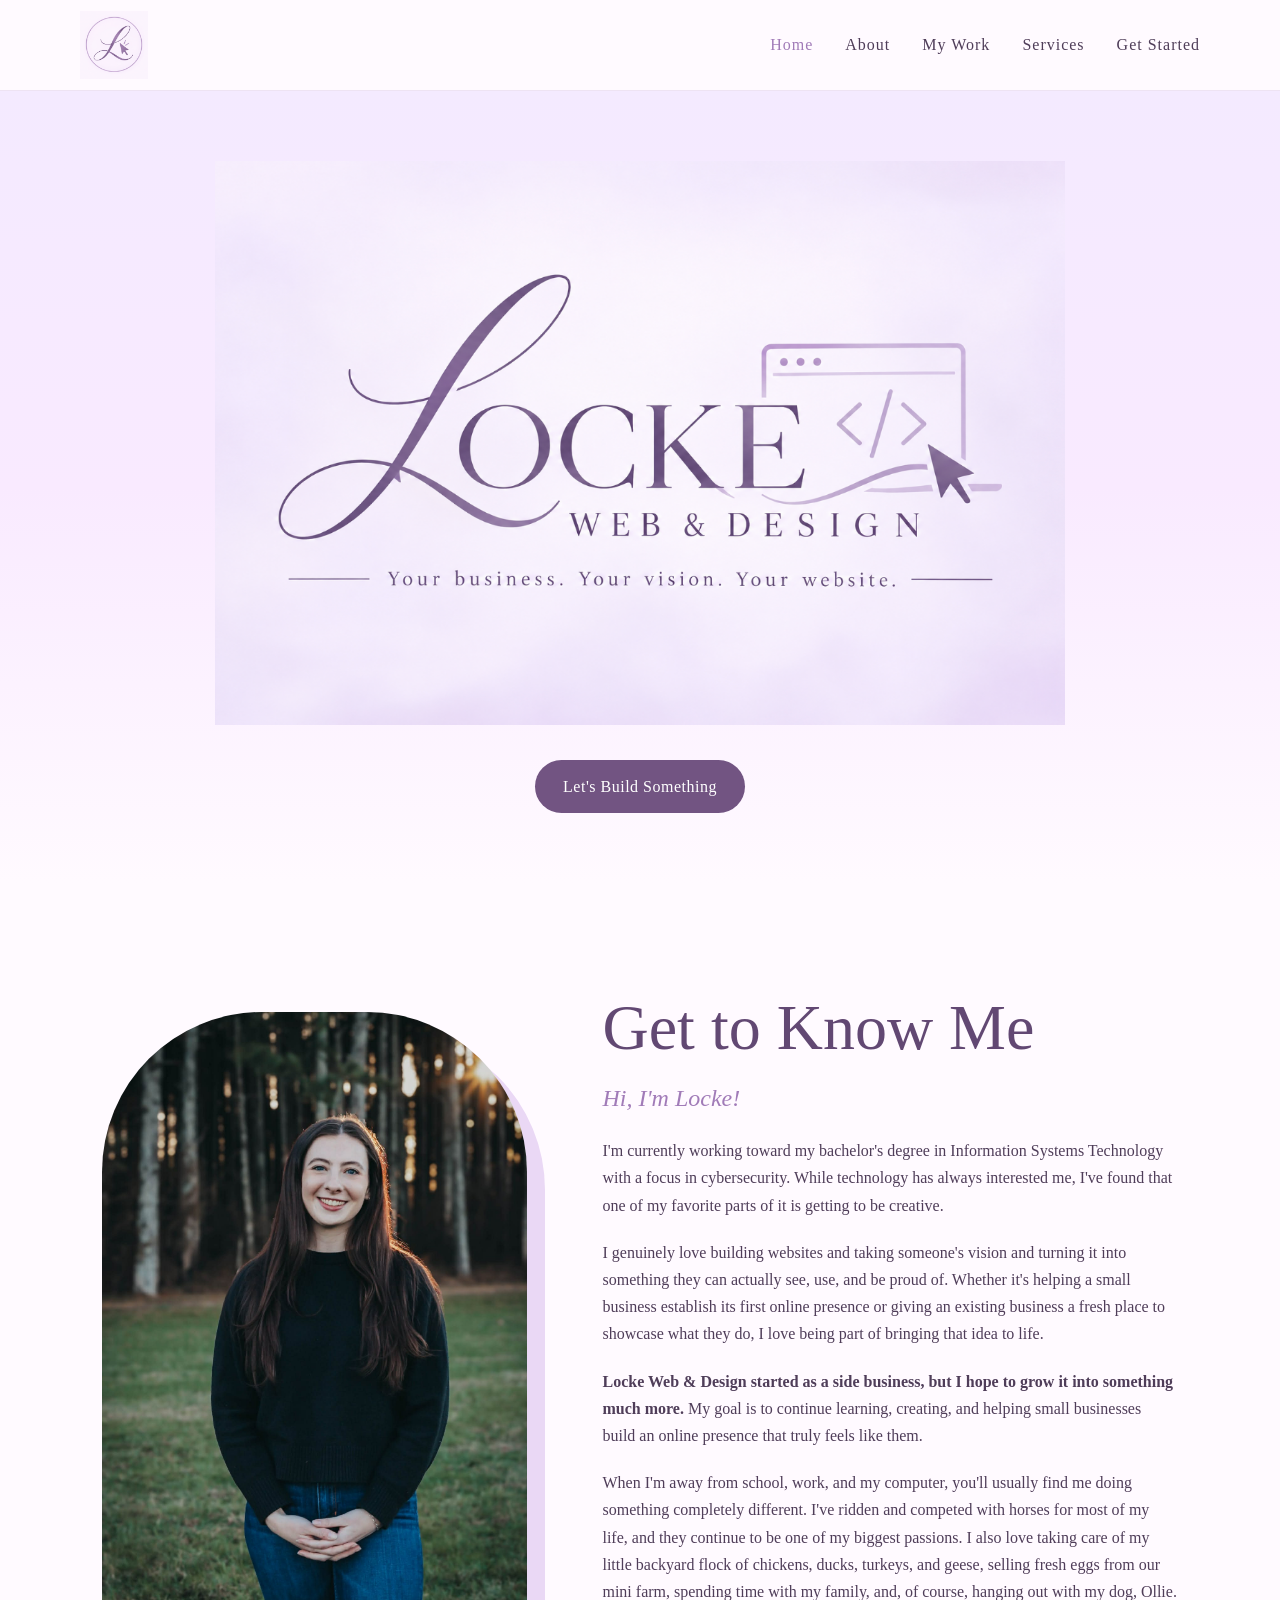
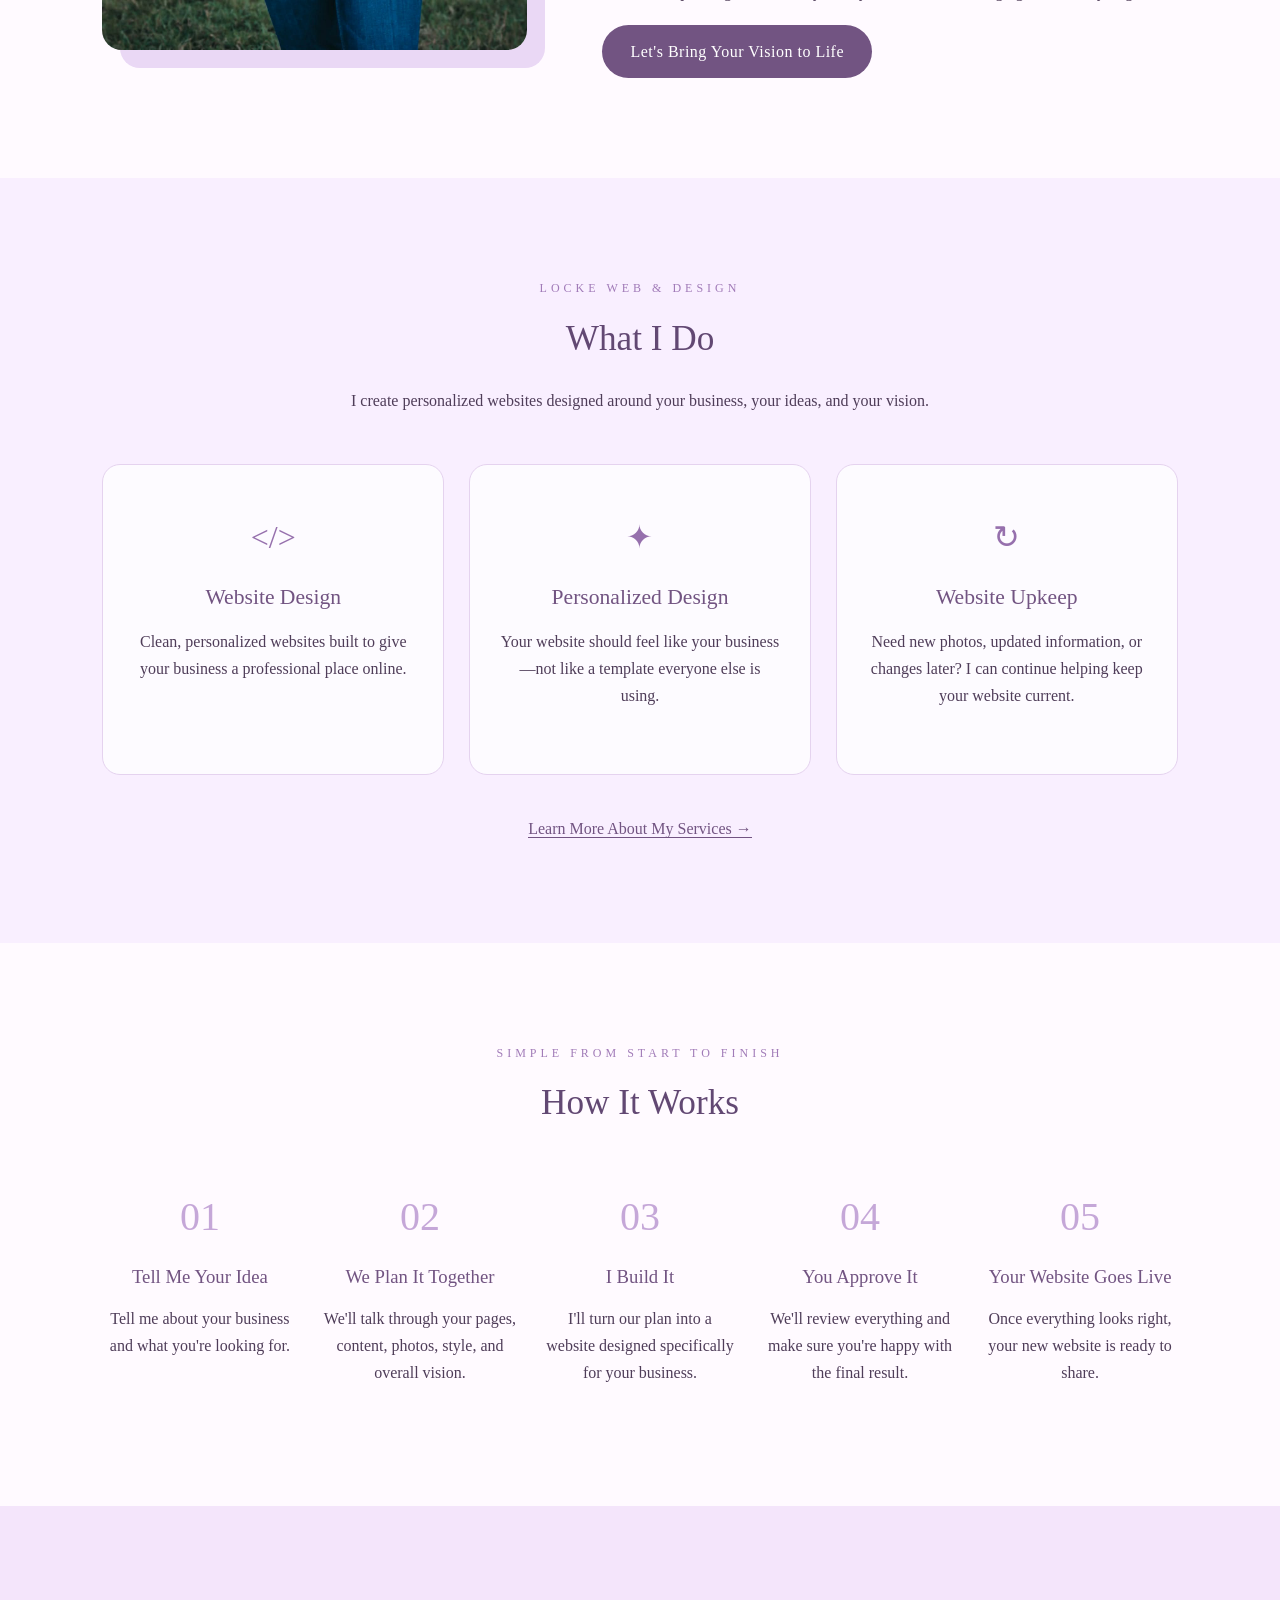
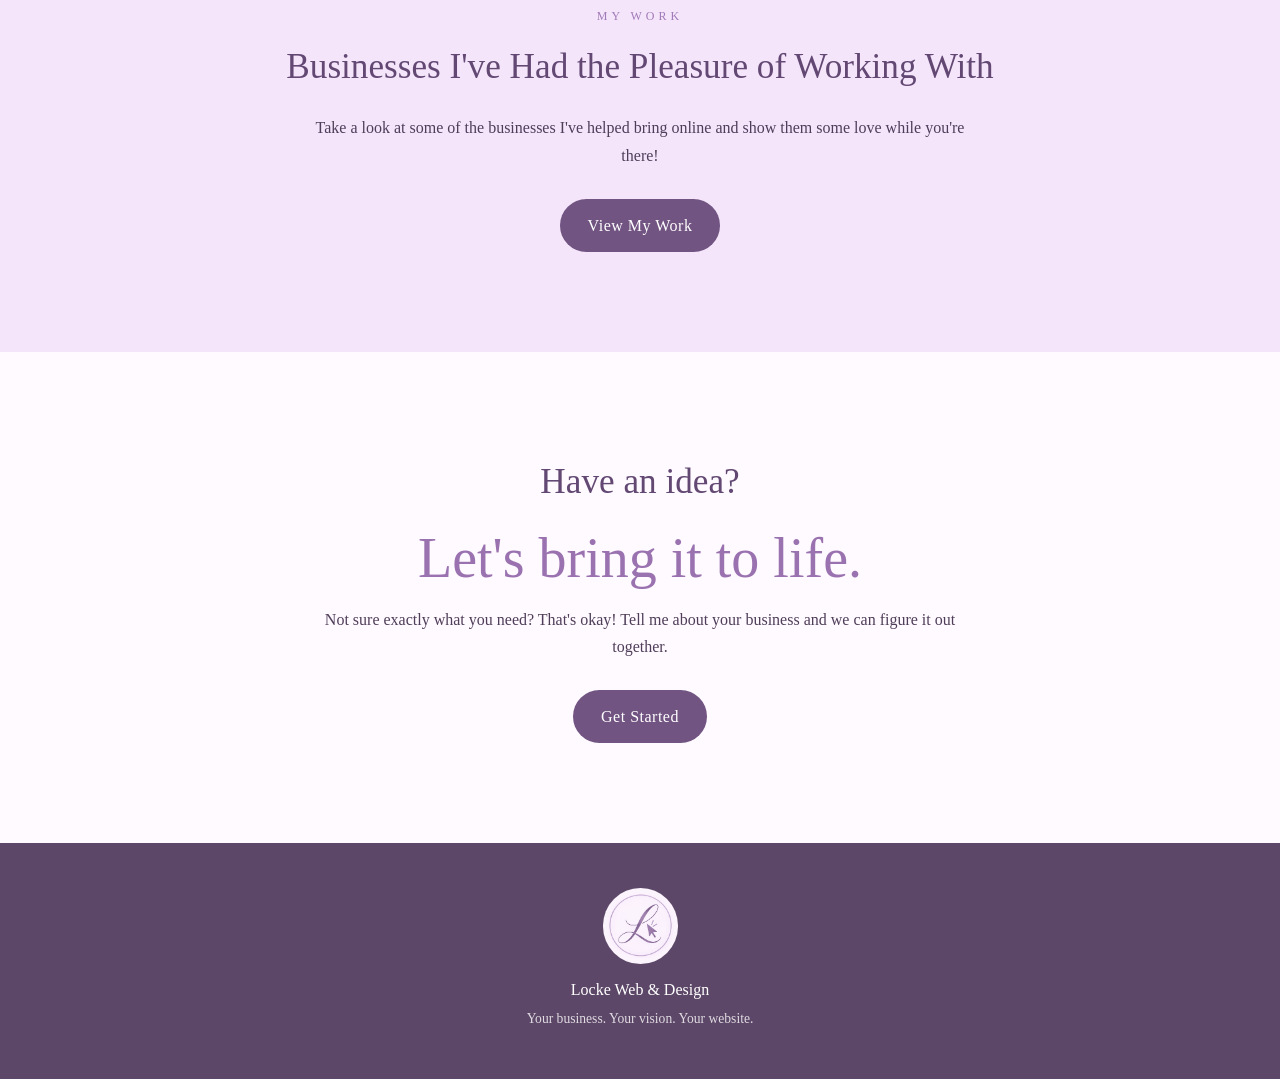
<file: index.html>
<!DOCTYPE html>
<html lang="en">
<head>
    <meta charset="UTF-8">
    <meta name="viewport" content="width=device-width, initial-scale=1.0">

    <title>Locke Web & Design</title>
    <meta name="description" content="Custom website design for small businesses. Your business. Your vision. Your website.">

    <link rel="stylesheet" href="style.css">
</head>

<body>

    <!-- HEADER -->
<header class="home-header">

    <nav class="home-navbar">

        <a href="index.html" class="home-logo">
            <img src="images/logo.png" alt="Locke Web & Design Logo">
        </a>

        <div class="home-nav-links">
            <a href="index.html" class="active">Home</a>
            <a href="#about">About</a>
            <a href="work.html">My Work</a>
            <a href="services.html">Services</a>
            <a href="contact.html">Get Started</a>
        </div>

    </nav>

</header>


    <!-- HERO -->
    <main>

        <section class="hero">
            <img
                src="images/mainlogo.png"
                alt="Locke Web & Design - Your business. Your vision. Your website."
                class="main-logo"
            >

            <a href="contact.html" class="primary-button">
                Let's Build Something
            </a>
        </section>


        <!-- GET TO KNOW ME -->
        <section class="about-section" id="about">

            <div class="about-photo">
                <img src="images/coverphoto.jpg" alt="Locke">
            </div>

            <div class="about-content">

                <p class="section-label"></p>

                <h1>Get to Know Me</h1>

                <h2>Hi, I'm Locke!</h2>

                <p>
                    I'm currently working toward my bachelor's degree in
                    Information Systems Technology with a focus in cybersecurity.
                    While technology has always interested me, I've found that one
                    of my favorite parts of it is getting to be creative.
                </p>

                <p>
                    I genuinely love building websites and taking someone's vision
                    and turning it into something they can actually see, use, and
                    be proud of. Whether it's helping a small business establish
                    its first online presence or giving an existing business a
                    fresh place to showcase what they do, I love being part of
                    bringing that idea to life.
                </p>

                <p>
                    <strong>Locke Web & Design started as a side business, but I
                    hope to grow it into something much more.</strong> My goal is
                    to continue learning, creating, and helping small businesses
                    build an online presence that truly feels like them.
                </p>

                <p>
                    When I'm away from school, work, and my computer, you'll
                    usually find me doing something completely different. I've
                    ridden and competed with horses for most of my life, and they
                    continue to be one of my biggest passions. I also love taking
                    care of my little backyard flock of chickens, ducks, turkeys,
                    and geese, selling fresh eggs from our mini farm, spending
                    time with my family, and, of course, hanging out with my dog,
                    Ollie.
                </p>

                <a href="contact.html" class="primary-button">
                    Let's Bring Your Vision to Life
                </a>

            </div>
        </section>


        <!-- WHAT I DO -->
        <section class="what-i-do">

            <p class="section-label">LOCKE WEB & DESIGN</p>

            <h2>What I Do</h2>

            <p class="section-intro">
                I create personalized websites designed around your business,
                your ideas, and your vision.
            </p>

            <div class="service-cards">

                <div class="service-card">
                    <span>&lt;/&gt;</span>
                    <h3>Website Design</h3>
                    <p>
                        Clean, personalized websites built to give your business
                        a professional place online.
                    </p>
                </div>

                <div class="service-card">
                    <span>✦</span>
                    <h3>Personalized Design</h3>
                    <p>
                        Your website should feel like your business—not like a
                        template everyone else is using.
                    </p>
                </div>

                <div class="service-card">
                    <span>↻</span>
                    <h3>Website Upkeep</h3>
                    <p>
                        Need new photos, updated information, or changes later?
                        I can continue helping keep your website current.
                    </p>
                </div>

            </div>

            <a href="services.html" class="text-link">
                Learn More About My Services →
            </a>

        </section>


        <!-- HOW IT WORKS -->
        <section class="process">

            <p class="section-label">SIMPLE FROM START TO FINISH</p>

            <h2>How It Works</h2>

            <div class="process-steps">

                <div>
                    <span>01</span>
                    <h3>Tell Me Your Idea</h3>
                    <p>Tell me about your business and what you're looking for.</p>
                </div>

                <div>
                    <span>02</span>
                    <h3>We Plan It Together</h3>
                    <p>
                        We'll talk through your pages, content, photos, style,
                        and overall vision.
                    </p>
                </div>

                <div>
                    <span>03</span>
                    <h3>I Build It</h3>
                    <p>
                        I'll turn our plan into a website designed specifically
                        for your business.
                    </p>
                </div>

                <div>
                    <span>04</span>
                    <h3>You Approve It</h3>
                    <p>
                        We'll review everything and make sure you're happy with
                        the final result.
                    </p>
                </div>

                <div>
                    <span>05</span>
                    <h3>Your Website Goes Live</h3>
                    <p>
                        Once everything looks right, your new website is ready
                        to share.
                    </p>
                </div>

            </div>

        </section>


        <!-- MY WORK PREVIEW -->
        <section class="work-preview">

            <p class="section-label">MY WORK</p>

            <h2>Businesses I've Had the Pleasure of Working With</h2>

            <p>
                Take a look at some of the businesses I've helped bring online
                and show them some love while you're there!
            </p>

            <a href="work.html" class="primary-button">
                View My Work
            </a>

        </section>


        <!-- FINAL CTA -->
        <section class="final-cta">

            <h2>Have an idea?</h2>

            <p class="script-text">Let's bring it to life.</p>

            <p>
                Not sure exactly what you need? That's okay! Tell me about your
                business and we can figure it out together.
            </p>

            <a href="contact.html" class="primary-button">
                Get Started
            </a>

        </section>

    </main>


    <!-- FOOTER -->
    <footer>

        <img src="images/logo.png" alt="Locke Web & Design">

        <p>Locke Web & Design</p>

        <p class="footer-tagline">
            Your business. Your vision. Your website.
        </p>

    </footer>

</body>
</html>
</file>
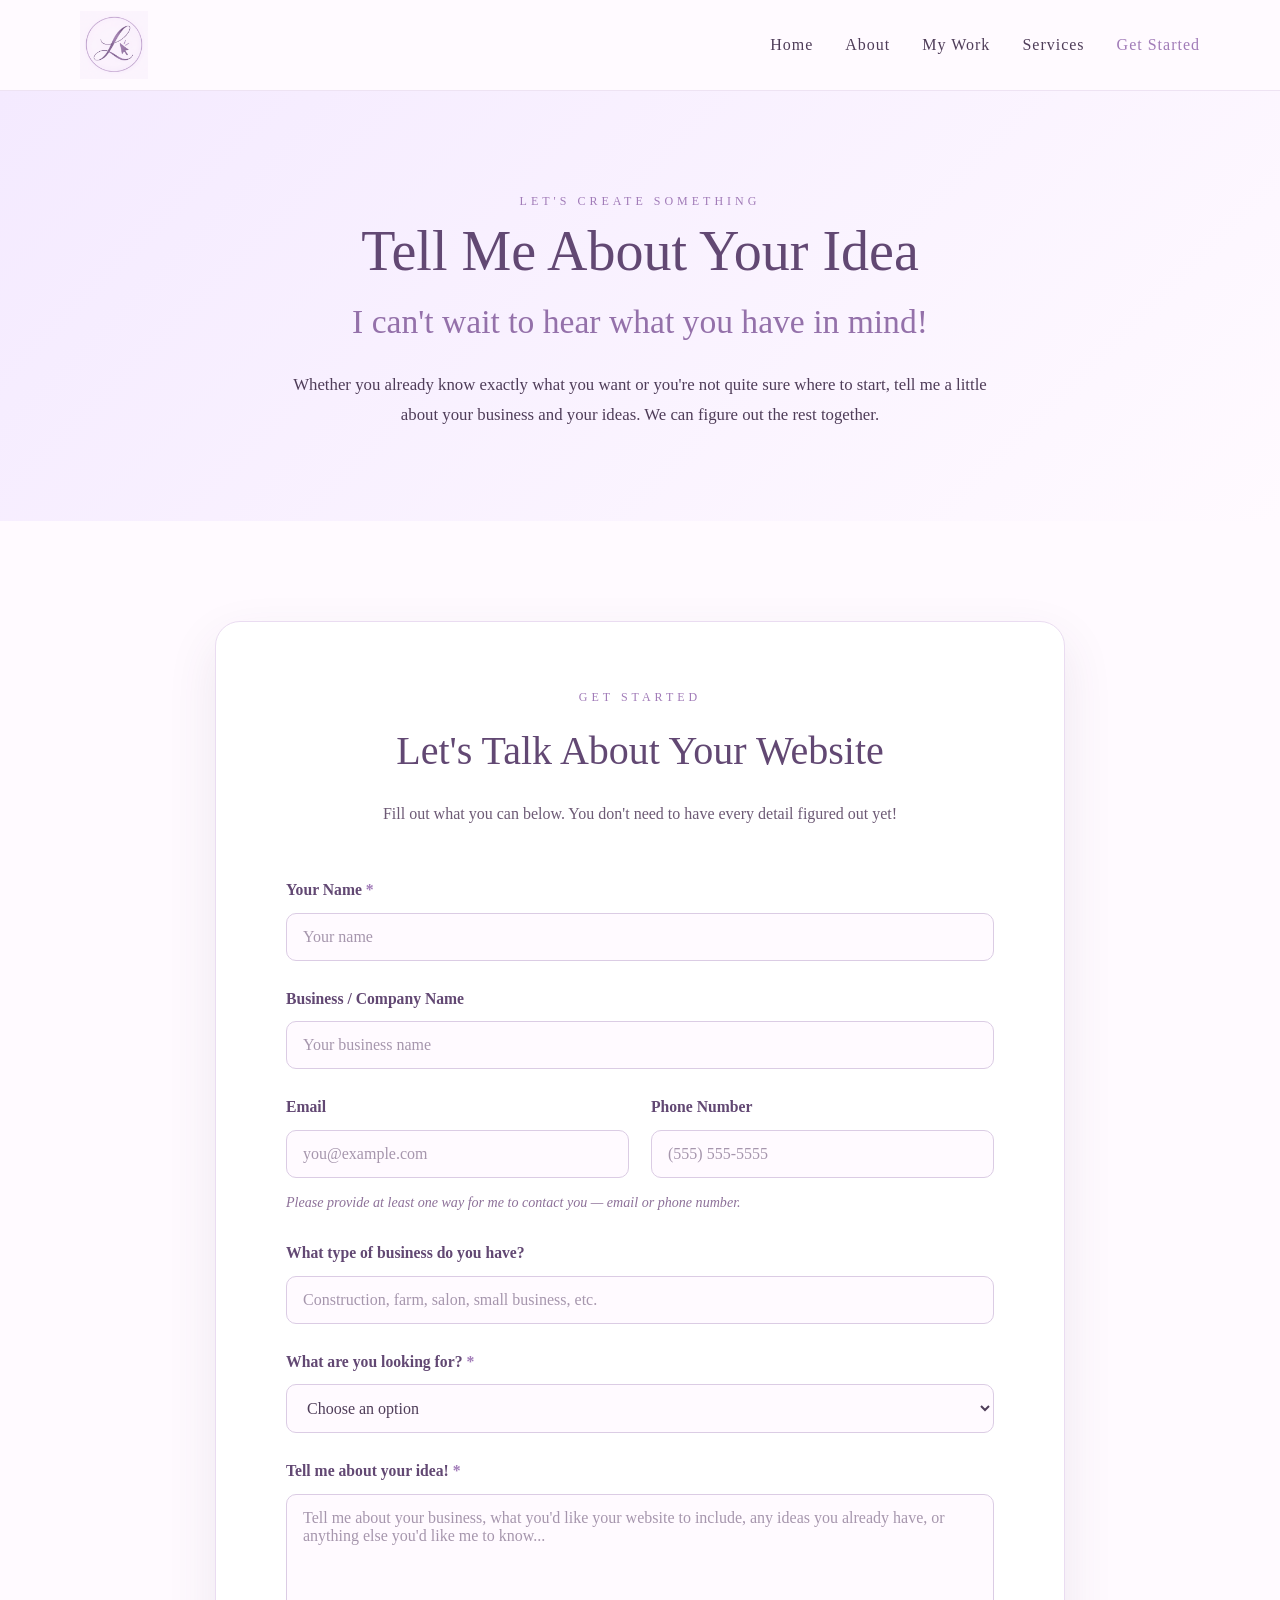
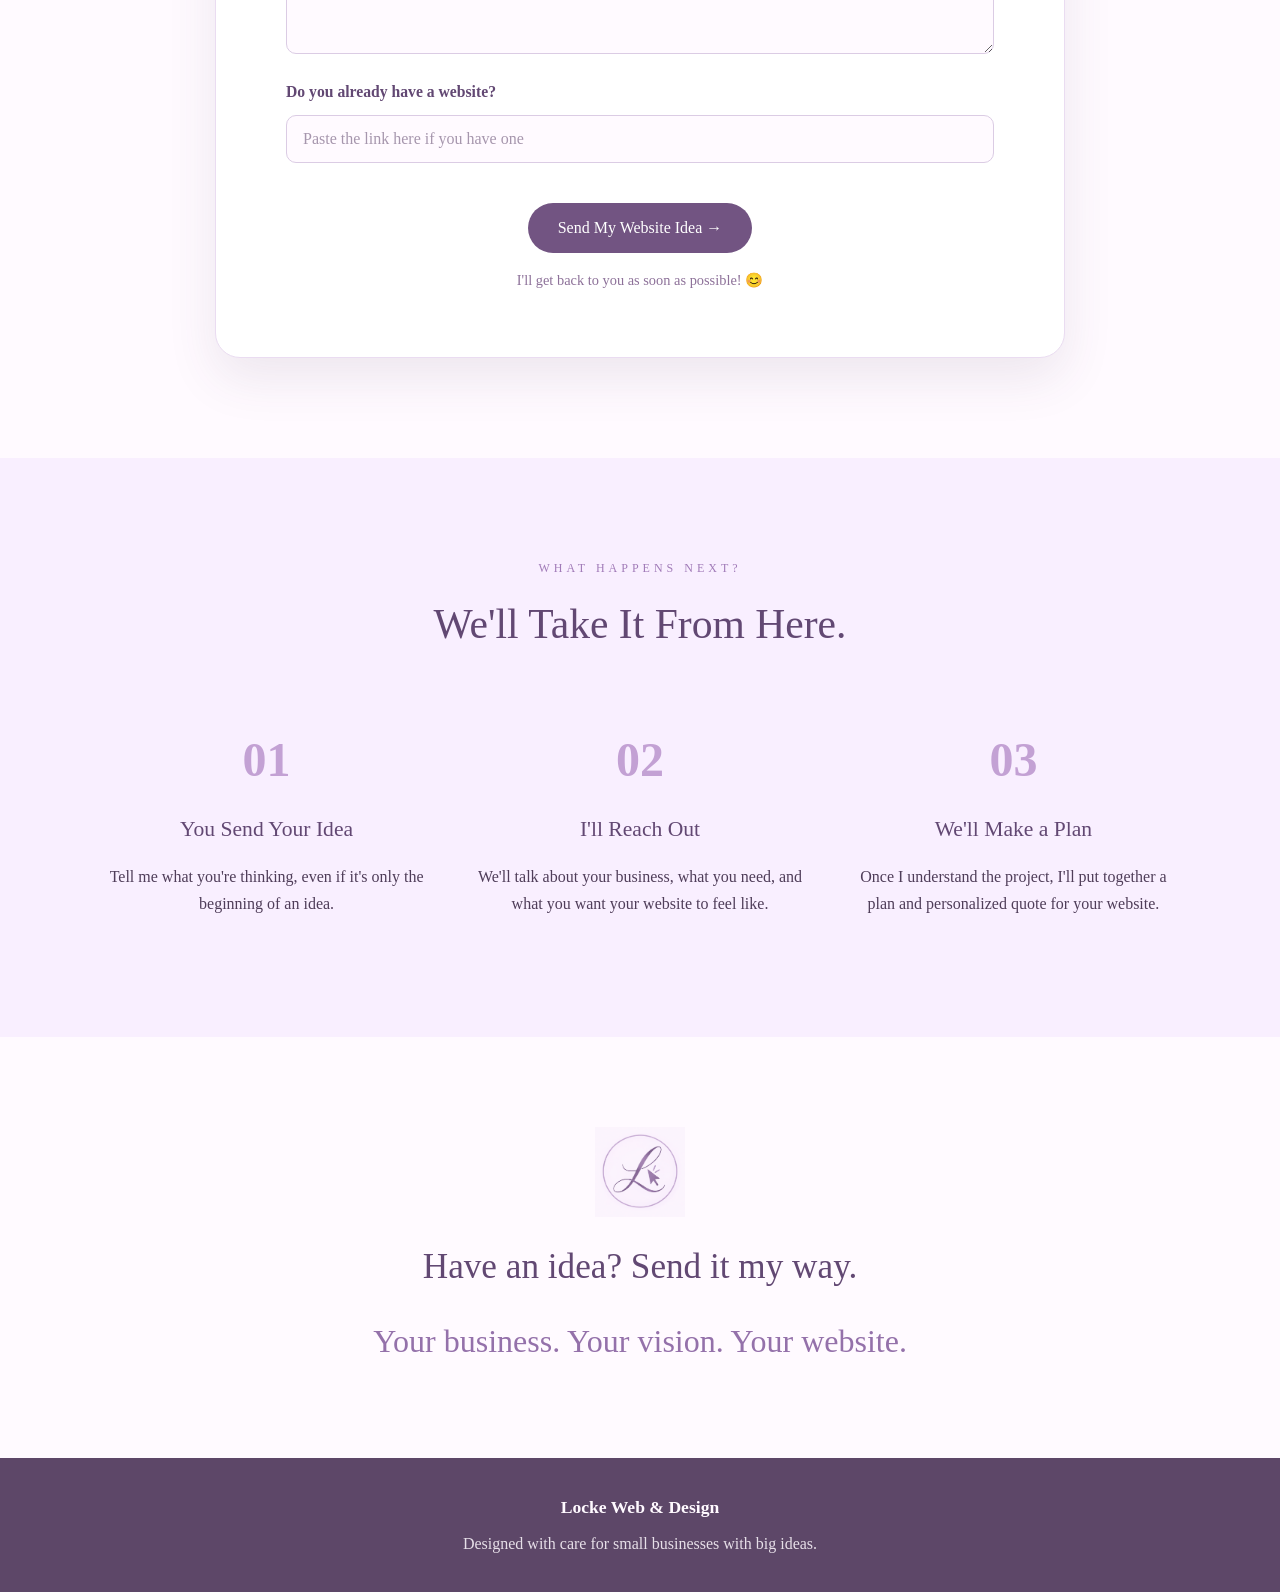
<file: contact.html>
<!DOCTYPE html>
<html lang="en">
<head>
    <meta charset="UTF-8">
    <meta name="viewport" content="width=device-width, initial-scale=1.0">

    <title>Get Started | Locke Web & Design</title>

    <link rel="stylesheet" href="style.css">
</head>

<body>

    <!-- HEADER -->
    <header class="contact-header">

        <nav class="contact-navbar">

            <a href="index.html" class="contact-logo">
                <img
                    src="images/logo.png"
                    alt="Locke Web & Design Logo"
                >
            </a>

            <div class="contact-nav-links">
                <a href="index.html">Home</a>
                <a href="index.html#about">About</a>
                <a href="work.html">My Work</a>
                <a href="services.html">Services</a>
                <a href="contact.html" class="active">Get Started</a>
            </div>

        </nav>

    </header>


    <!-- HERO -->
    <section class="contact-hero">

        <p class="section-label">
            LET'S CREATE SOMETHING
        </p>

        <h1>Tell Me About Your Idea</h1>

        <p class="contact-script">
            I can't wait to hear what you have in mind!
        </p>

        <p class="contact-intro">
            Whether you already know exactly what you want or you're
            not quite sure where to start, tell me a little about your
            business and your ideas. We can figure out the rest together.
        </p>

    </section>


    <!-- CONTACT FORM SECTION -->
    <section class="contact-section">

        <div class="contact-form-container">

            <div class="form-heading">

                <p class="section-label">
                    GET STARTED
                </p>

                <h2>Let's Talk About Your Website</h2>

                <p>
                    Fill out what you can below. You don't need to have
                    every detail figured out yet!
                </p>

            </div>


            <!--
                IMPORTANT:
                Replace YOUR-FORMSPREE-ID below with the ID
                Formspree gives you for this form.
            -->

            <form
                action="https://formspree.io/f/YOUR-FORMSPREE-ID"
                method="POST"
                class="contact-form"
            >

                <!-- NAME -->
                <div class="form-group">
                    <label for="name">
                        Your Name <span>*</span>
                    </label>

                    <input
                        type="text"
                        id="name"
                        name="name"
                        placeholder="Your name"
                        required
                    >
                </div>


                <!-- BUSINESS NAME -->
                <div class="form-group">
                    <label for="business">
                        Business / Company Name
                    </label>

                    <input
                        type="text"
                        id="business"
                        name="business"
                        placeholder="Your business name"
                    >
                </div>


                <!-- EMAIL + PHONE -->
                <div class="form-row">

                    <div class="form-group">
                        <label for="email">
                            Email
                        </label>

                        <input
                            type="email"
                            id="email"
                            name="email"
                            placeholder="you@example.com"
                        >
                    </div>


                    <div class="form-group">
                        <label for="phone">
                            Phone Number
                        </label>

                        <input
                            type="tel"
                            id="phone"
                            name="phone"
                            placeholder="(555) 555-5555"
                        >
                    </div>

                </div>

                <p class="contact-method-note">
                    Please provide at least one way for me to contact you —
                    email or phone number.
                </p>


                <!-- BUSINESS TYPE -->
                <div class="form-group">

                    <label for="business-type">
                        What type of business do you have?
                    </label>

                    <input
                        type="text"
                        id="business-type"
                        name="business-type"
                        placeholder="Construction, farm, salon, small business, etc."
                    >

                </div>


                <!-- WHAT THEY NEED -->
                <div class="form-group">

                    <label for="project-type">
                        What are you looking for? <span>*</span>
                    </label>

                    <select
                        id="project-type"
                        name="project-type"
                        required
                    >

                        <option value="" disabled selected>
                            Choose an option
                        </option>

                        <option value="new-website">
                            A brand new website
                        </option>

                        <option value="website-redesign">
                            Redesign an existing website
                        </option>

                        <option value="website-updates">
                            Updates to a website
                        </option>

                        <option value="not-sure">
                            I'm not sure yet
                        </option>

                        <option value="other">
                            Something else
                        </option>

                    </select>

                </div>


                <!-- DETAILS -->
                <div class="form-group">

                    <label for="details">
                        Tell me about your idea! <span>*</span>
                    </label>

                    <textarea
                        id="details"
                        name="details"
                        rows="7"
                        placeholder="Tell me about your business, what you'd like your website to include, any ideas you already have, or anything else you'd like me to know..."
                        required
                    ></textarea>

                </div>


                <!-- CURRENT WEBSITE -->
                <div class="form-group">

                    <label for="current-website">
                        Do you already have a website?
                    </label>

                    <input
                        type="text"
                        id="current-website"
                        name="current-website"
                        placeholder="Paste the link here if you have one"
                    >

                </div>


                <!-- SUBMIT -->
                <div class="form-submit">

                    <button
                        type="submit"
                        class="contact-submit-button"
                    >
                        Send My Website Idea →
                    </button>

                    <p>
                        I'll get back to you as soon as possible! 😊
                    </p>

                </div>

            </form>

        </div>

    </section>


    <!-- WHAT HAPPENS NEXT -->
    <section class="after-contact">

        <div class="after-contact-heading">

            <p class="section-label">
                WHAT HAPPENS NEXT?
            </p>

            <h2>We'll Take It From Here.</h2>

        </div>


        <div class="after-contact-steps">

            <div class="after-step">

                <span>01</span>

                <h3>You Send Your Idea</h3>

                <p>
                    Tell me what you're thinking, even if it's
                    only the beginning of an idea.
                </p>

            </div>


            <div class="after-step">

                <span>02</span>

                <h3>I'll Reach Out</h3>

                <p>
                    We'll talk about your business, what you need,
                    and what you want your website to feel like.
                </p>

            </div>


            <div class="after-step">

                <span>03</span>

                <h3>We'll Make a Plan</h3>

                <p>
                    Once I understand the project, I'll put together
                    a plan and personalized quote for your website.
                </p>

            </div>

        </div>

    </section>


    <!-- FINAL MESSAGE -->
    <section class="contact-bottom">

        <img
            src="images/logo.png"
            alt="Locke Web & Design Logo"
        >

        <h2>Have an idea? Send it my way.</h2>

        <p class="contact-bottom-script">
            Your business. Your vision. Your website.
        </p>

    </section>


    <!-- FOOTER -->
    <footer class="contact-footer">

        <p class="contact-footer-name">
            Locke Web & Design
        </p>

        <p>
            Designed with care for small businesses with big ideas.
        </p>

    </footer>


    <!-- REQUIRE EMAIL OR PHONE -->
    <script>

        const contactForm =
            document.querySelector(".contact-form");

        contactForm.addEventListener("submit", function(event) {

            const email =
                document.getElementById("email").value.trim();

            const phone =
                document.getElementById("phone").value.trim();

            if (!email && !phone) {

                event.preventDefault();

                alert(
                    "Please provide either an email address or phone number so I can get back to you."
                );

            }

        });

    </script>

</body>
</html>
</file>
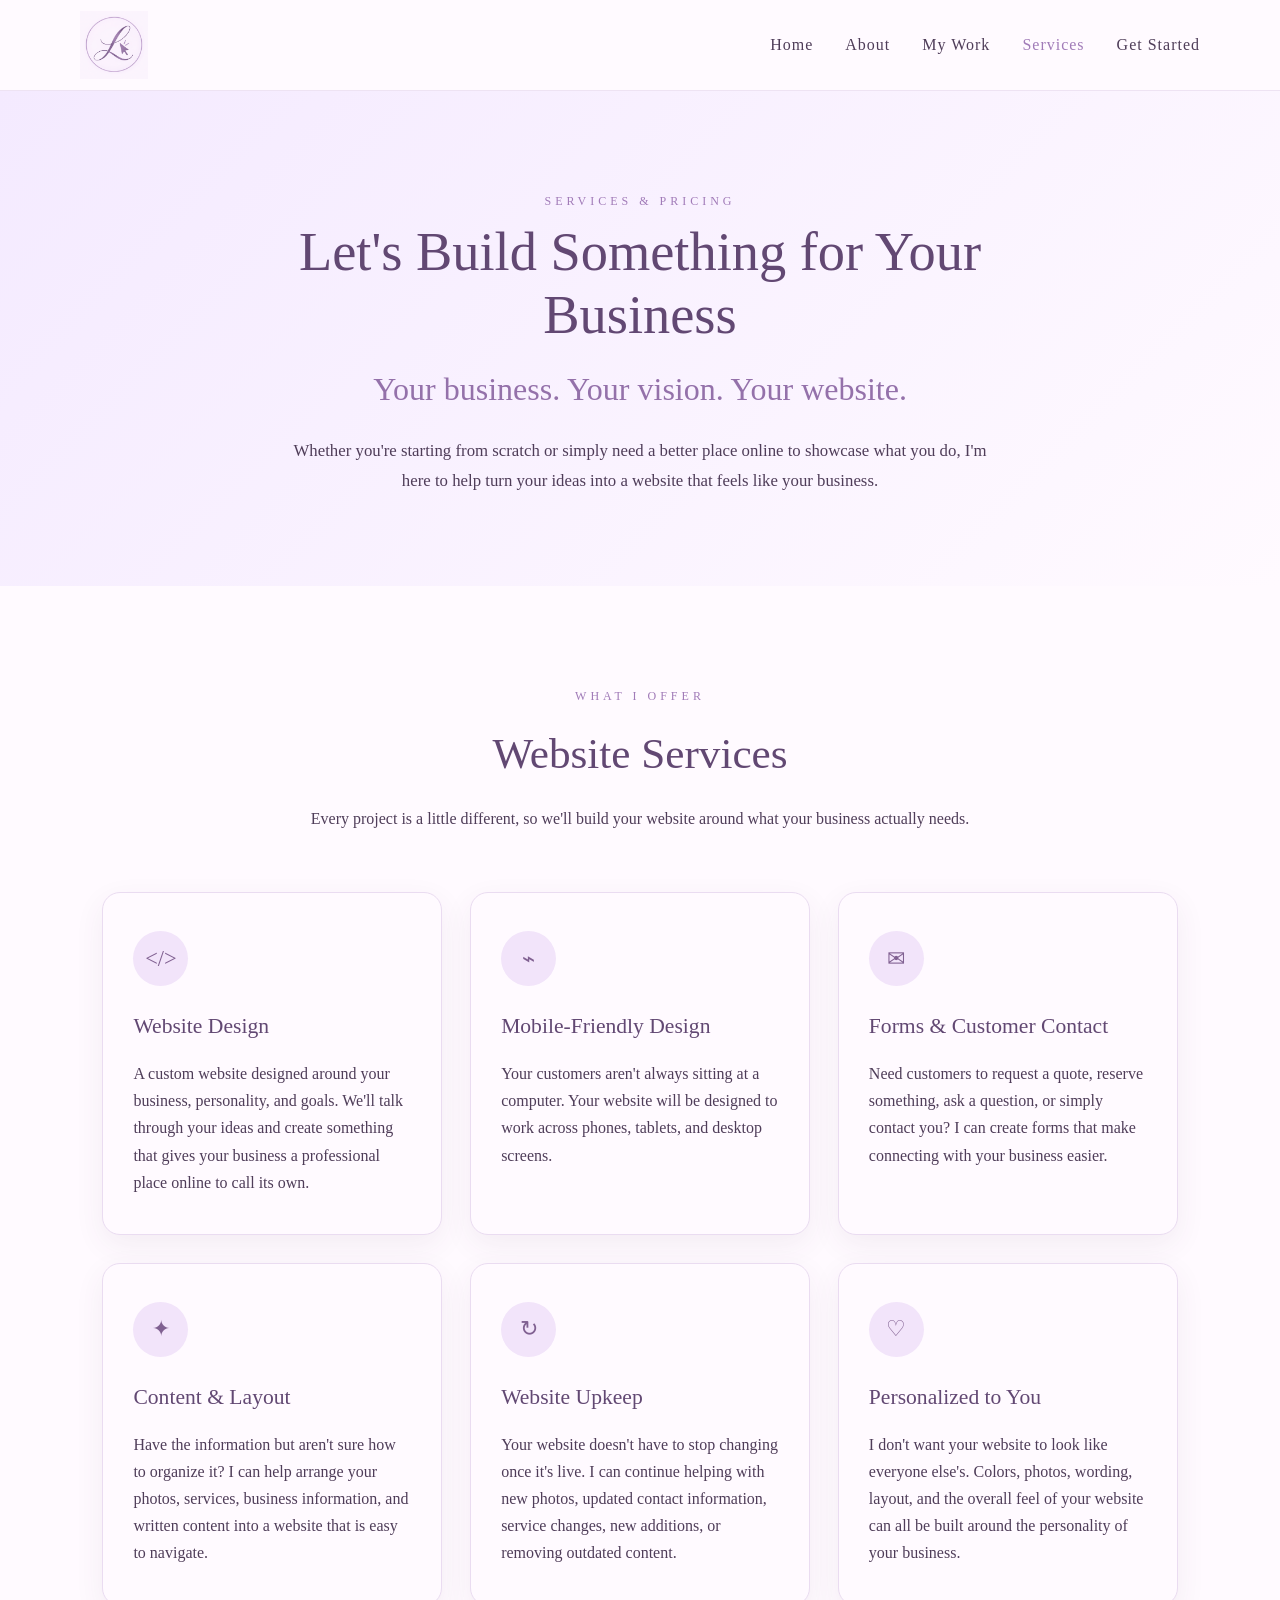
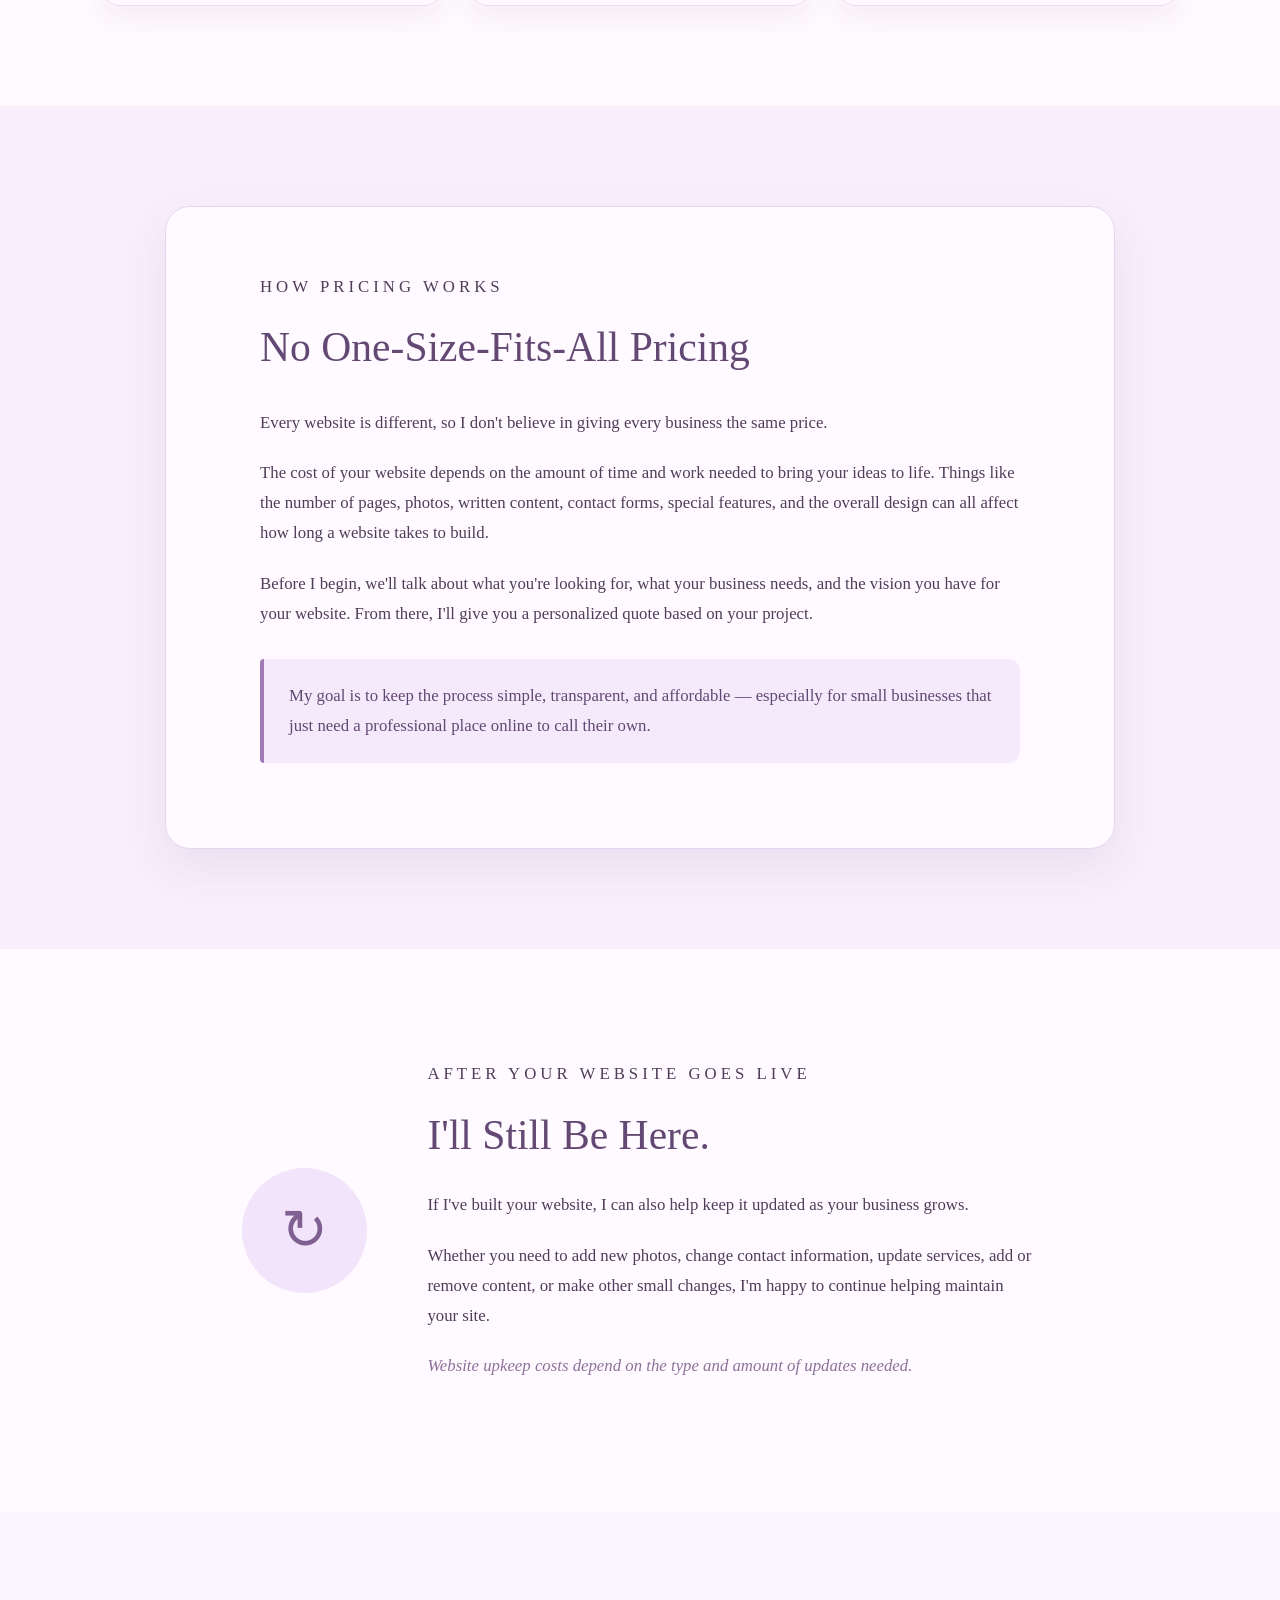
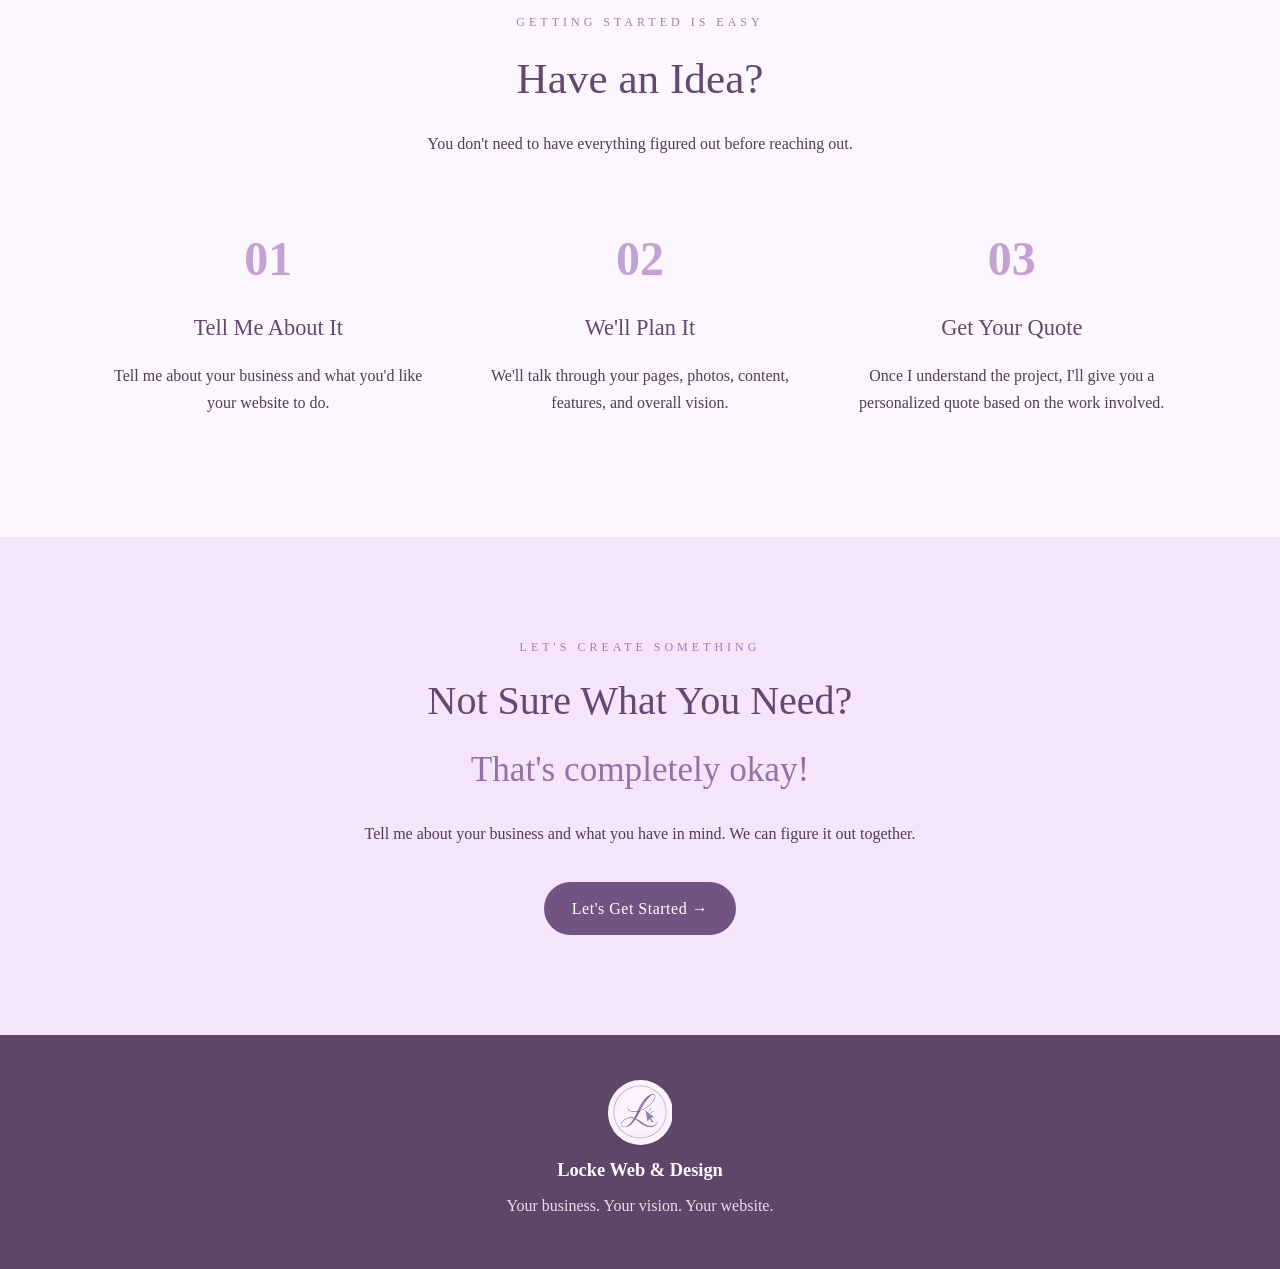
<file: services.html>
<!DOCTYPE html>
<html lang="en">
<head>
    <meta charset="UTF-8">
    <meta name="viewport" content="width=device-width, initial-scale=1.0">

    <title>Services | Locke Web & Design</title>

    <link rel="stylesheet" href="style.css">
</head>

<body>

    <!-- HEADER -->
    <header class="services-header">

        <nav class="services-navbar">

            <a href="index.html" class="services-logo">
                <img
                    src="images/logo.png"
                    alt="Locke Web & Design Logo"
                >
            </a>

            <div class="services-nav-links">
                <a href="index.html">Home</a>
                <a href="index.html#about">About</a>
                <a href="work.html">My Work</a>
                <a href="services.html" class="active">Services</a>
                <a href="contact.html">Get Started</a>
            </div>

        </nav>

    </header>


    <!-- SERVICES INTRO -->
    <section class="services-hero">

        <p class="section-label">SERVICES & PRICING</p>

        <h1>Let's Build Something for Your Business</h1>

        <p class="services-hero-script">
            Your business. Your vision. Your website.
        </p>

        <p class="services-intro">
            Whether you're starting from scratch or simply need a better
            place online to showcase what you do, I'm here to help turn
            your ideas into a website that feels like your business.
        </p>

    </section>


    <!-- MAIN SERVICES -->
    <section class="services-section">

        <div class="services-heading">

            <p class="section-label">WHAT I OFFER</p>

            <h2>Website Services</h2>

            <p>
                Every project is a little different, so we'll build your
                website around what your business actually needs.
            </p>

        </div>


        <div class="services-grid">

            <!-- WEBSITE DESIGN -->
            <div class="service-box">

                <div class="service-icon">&lt;/&gt;</div>

                <h3>Website Design</h3>

                <p>
                    A custom website designed around your business,
                    personality, and goals. We'll talk through your ideas
                    and create something that gives your business a
                    professional place online to call its own.
                </p>

            </div>


            <!-- MOBILE FRIENDLY -->
            <div class="service-box">

                <div class="service-icon">⌁</div>

                <h3>Mobile-Friendly Design</h3>

                <p>
                    Your customers aren't always sitting at a computer.
                    Your website will be designed to work across phones,
                    tablets, and desktop screens.
                </p>

            </div>


            <!-- CONTACT FORMS -->
            <div class="service-box">

                <div class="service-icon">✉</div>

                <h3>Forms & Customer Contact</h3>

                <p>
                    Need customers to request a quote, reserve something,
                    ask a question, or simply contact you? I can create
                    forms that make connecting with your business easier.
                </p>

            </div>


            <!-- CONTENT -->
            <div class="service-box">

                <div class="service-icon">✦</div>

                <h3>Content & Layout</h3>

                <p>
                    Have the information but aren't sure how to organize
                    it? I can help arrange your photos, services, business
                    information, and written content into a website that
                    is easy to navigate.
                </p>

            </div>


            <!-- WEBSITE UPKEEP -->
            <div class="service-box">

                <div class="service-icon">↻</div>

                <h3>Website Upkeep</h3>

                <p>
                    Your website doesn't have to stop changing once it's
                    live. I can continue helping with new photos, updated
                    contact information, service changes, new additions,
                    or removing outdated content.
                </p>

            </div>


            <!-- PERSONALIZED -->
            <div class="service-box">

                <div class="service-icon">♡</div>

                <h3>Personalized to You</h3>

                <p>
                    I don't want your website to look like everyone
                    else's. Colors, photos, wording, layout, and the
                    overall feel of your website can all be built around
                    the personality of your business.
                </p>

            </div>

        </div>

    </section>


    <!-- PRICING -->
    <section class="pricing-section">

        <div class="pricing-card">

            <div class="pricing-content">

                <p class="section-label">
                    HOW PRICING WORKS
                </p>

                <h2>No One-Size-Fits-All Pricing</h2>

                <p>
                    Every website is different, so I don't believe in
                    giving every business the same price.
                </p>

                <p>
                    The cost of your website depends on the amount of
                    time and work needed to bring your ideas to life.
                    Things like the number of pages, photos, written
                    content, contact forms, special features, and the
                    overall design can all affect how long a website
                    takes to build.
                </p>

                <p>
                    Before I begin, we'll talk about what you're looking
                    for, what your business needs, and the vision you
                    have for your website. From there, I'll give you a
                    personalized quote based on your project.
                </p>

                <p class="pricing-highlight">
                    My goal is to keep the process simple, transparent,
                    and affordable — especially for small businesses
                    that just need a professional place online to call
                    their own.
                </p>

            </div>

        </div>

    </section>


    <!-- WEBSITE UPKEEP -->
    <section class="upkeep-section">

        <div class="upkeep-icon">↻</div>

        <div class="upkeep-content">

            <p class="section-label">
                AFTER YOUR WEBSITE GOES LIVE
            </p>

            <h2>I'll Still Be Here.</h2>

            <p>
                If I've built your website, I can also help keep it
                updated as your business grows.
            </p>

            <p>
                Whether you need to add new photos, change contact
                information, update services, add or remove content,
                or make other small changes, I'm happy to continue
                helping maintain your site.
            </p>

            <p class="upkeep-note">
                Website upkeep costs depend on the type and amount
                of updates needed.
            </p>

        </div>

    </section>


    <!-- HOW TO GET STARTED -->
    <section class="services-process">

        <div class="services-heading">

            <p class="section-label">
                GETTING STARTED IS EASY
            </p>

            <h2>Have an Idea?</h2>

            <p>
                You don't need to have everything figured out before
                reaching out.
            </p>

        </div>


        <div class="services-steps">

            <div class="service-step">
                <span>01</span>
                <h3>Tell Me About It</h3>
                <p>
                    Tell me about your business and what you'd like
                    your website to do.
                </p>
            </div>

            <div class="service-step">
                <span>02</span>
                <h3>We'll Plan It</h3>
                <p>
                    We'll talk through your pages, photos, content,
                    features, and overall vision.
                </p>
            </div>

            <div class="service-step">
                <span>03</span>
                <h3>Get Your Quote</h3>
                <p>
                    Once I understand the project, I'll give you a
                    personalized quote based on the work involved.
                </p>
            </div>

        </div>

    </section>


    <!-- FINAL CTA -->
    <section class="services-cta">

        <p class="section-label">
            LET'S CREATE SOMETHING
        </p>

        <h2>Not Sure What You Need?</h2>

        <p class="services-cta-script">
            That's completely okay!
        </p>

        <p>
            Tell me about your business and what you have in mind.
            We can figure it out together.
        </p>

        <a href="contact.html" class="primary-button">
            Let's Get Started →
        </a>

    </section>


    <!-- FOOTER -->
    <footer class="services-footer">

        <img
            src="images/logo.png"
            alt="Locke Web & Design Logo"
        >

        <p class="services-footer-name">
            Locke Web & Design
        </p>

        <p>
            Your business. Your vision. Your website.
        </p>

    </footer>

</body>
</html>
</file>
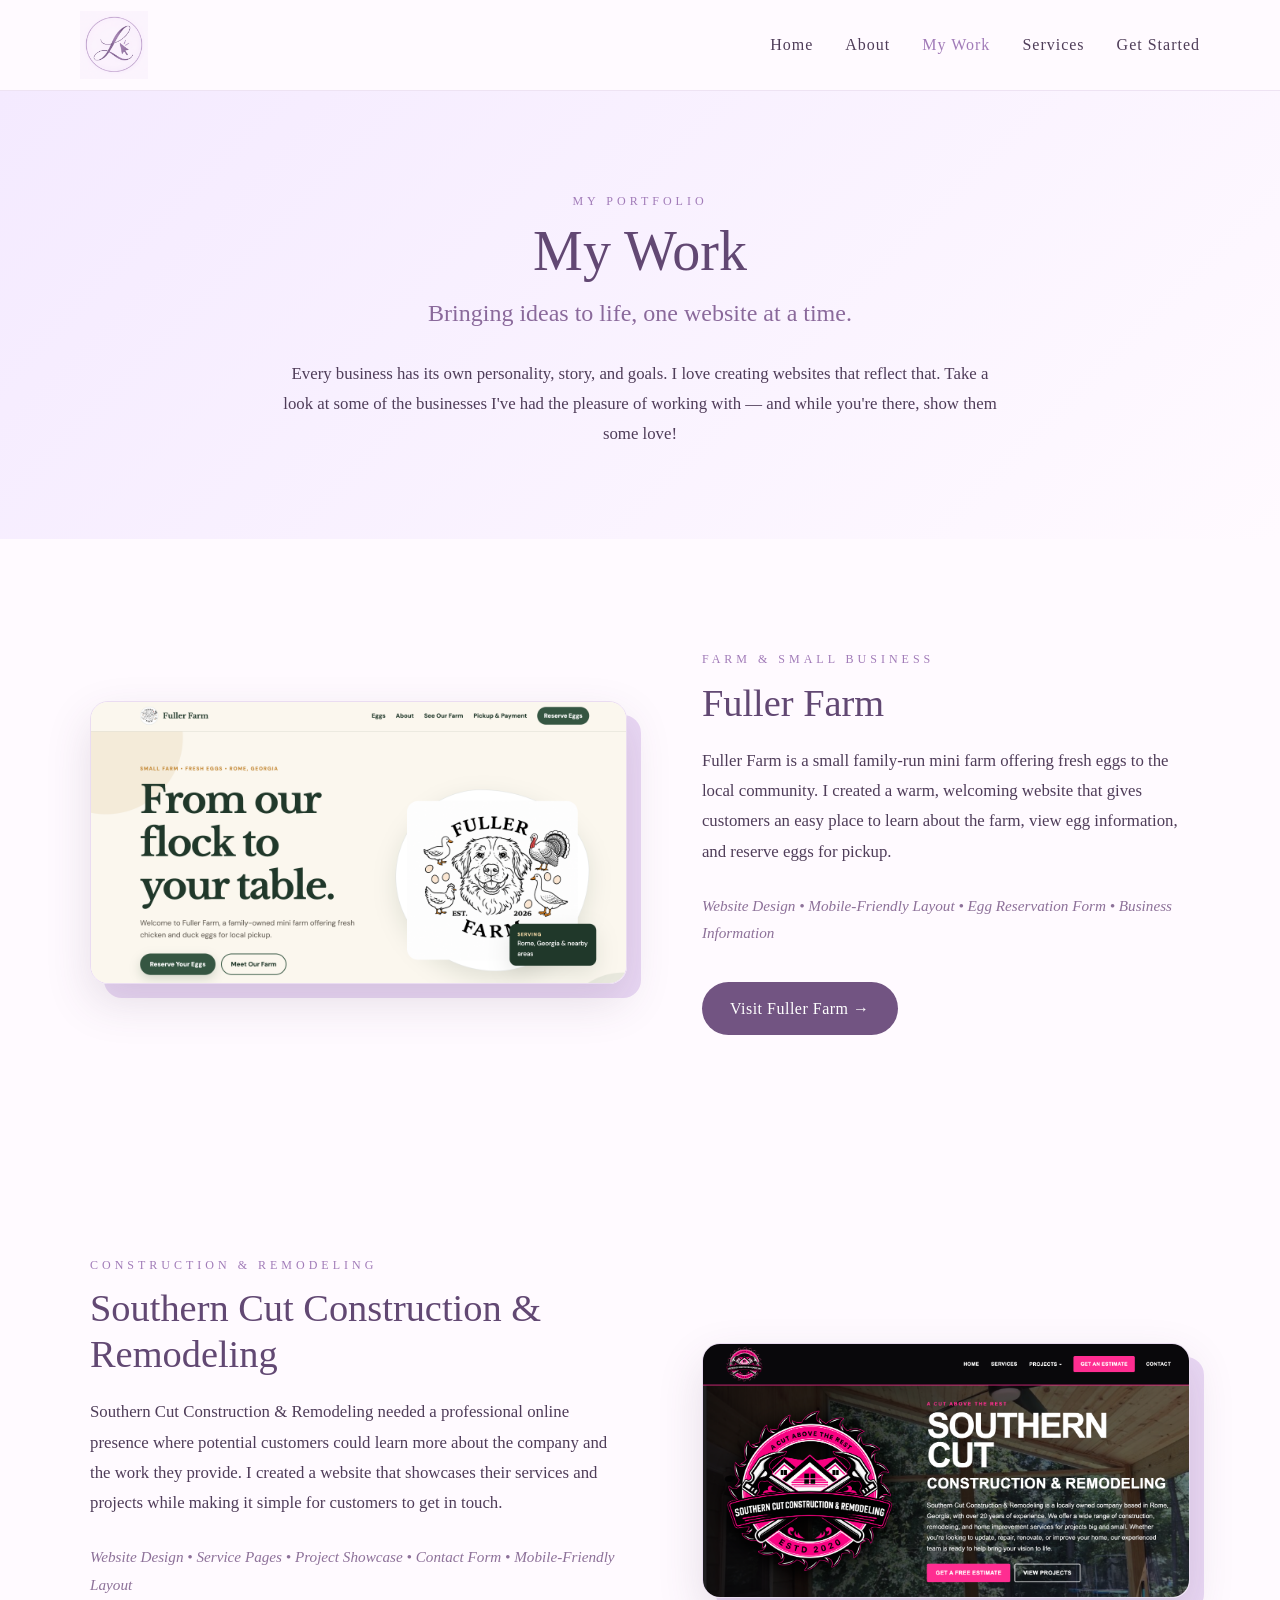
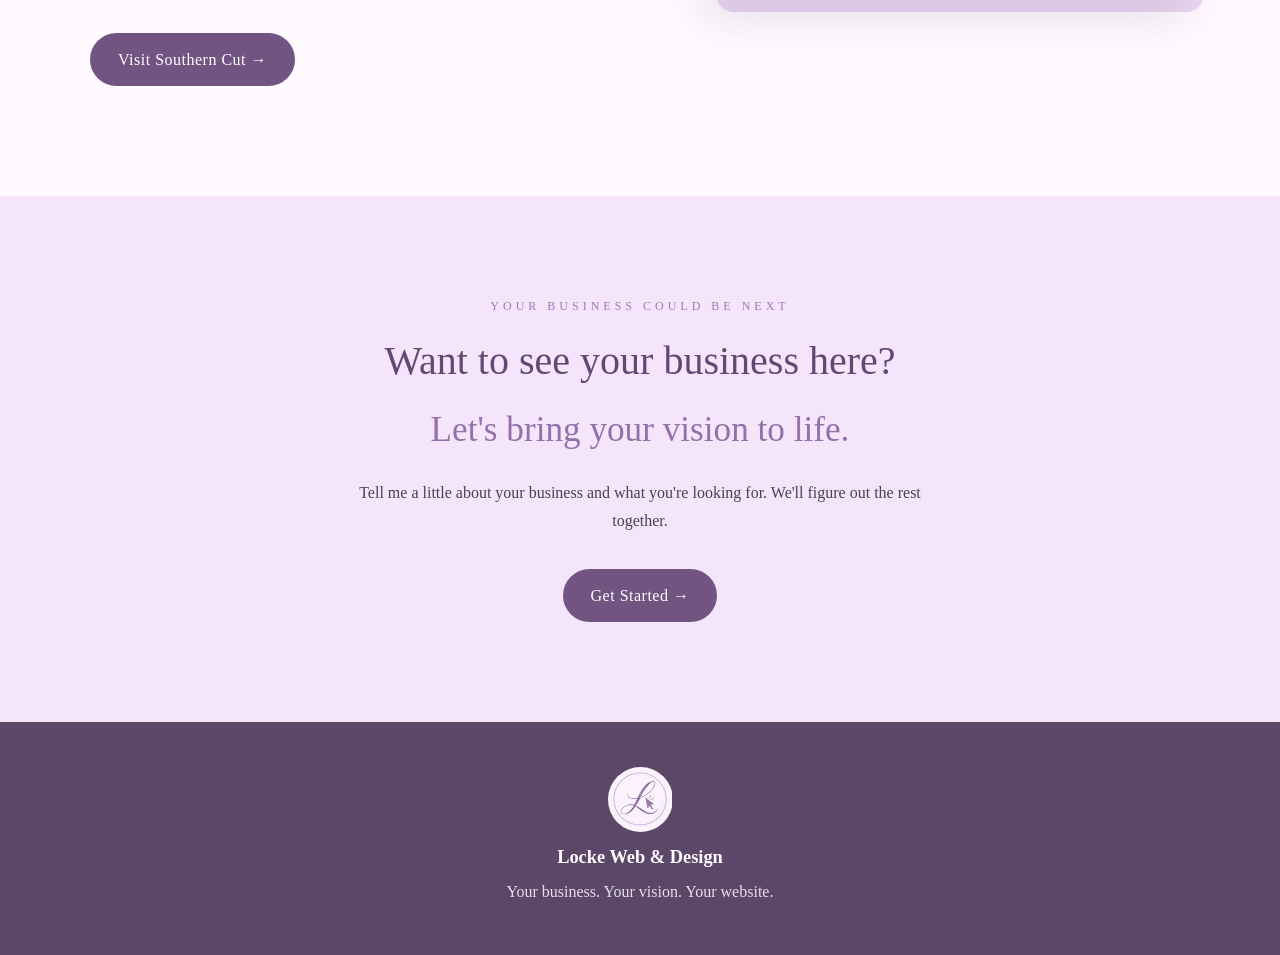
<file: work.html>
<!DOCTYPE html>
<html lang="en">
<head>
    <meta charset="UTF-8">
    <meta name="viewport" content="width=device-width, initial-scale=1.0">
    <title>My Work | Locke Web & Design</title>
    <link rel="stylesheet" href="style.css">
</head>

<body>

    <!-- HEADER -->
    <header class="work-header">
        <nav class="work-navbar">

            <a href="index.html" class="work-logo">
                <img src="images/logo.png" alt="Locke Web & Design Logo">
            </a>

            <div class="work-nav-links">
                <a href="index.html">Home</a>
                <a href="index.html#about">About</a>
                <a href="work.html" class="active">My Work</a>
                <a href="services.html">Services</a>
                <a href="contact.html">Get Started</a>
            </div>

        </nav>
    </header>


    <!-- PAGE INTRO -->
    <section class="work-hero">

        <p class="section-label">MY PORTFOLIO</p>

        <h1>My Work</h1>

        <h2>Bringing ideas to life, one website at a time.</h2>

        <p class="work-intro">
            Every business has its own personality, story, and goals.
            I love creating websites that reflect that. Take a look at
            some of the businesses I've had the pleasure of working with
            — and while you're there, show them some love!
        </p>

    </section>


    <!-- FULLER FARM -->
    <section class="portfolio-project">

        <div class="project-image">
            <img
                src="images/fullerfarm.png"
                alt="Fuller Farm Website"
            >
        </div>

        <div class="project-content">

            <p class="section-label">
                FARM & SMALL BUSINESS
            </p>

            <h2>Fuller Farm</h2>

            <p>
                Fuller Farm is a small family-run mini farm offering
                fresh eggs to the local community. I created a warm,
                welcoming website that gives customers an easy place
                to learn about the farm, view egg information, and
                reserve eggs for pickup.
            </p>

            <p class="project-features">
                Website Design • Mobile-Friendly Layout •
                Egg Reservation Form • Business Information
            </p>

            <a
                href="https://lockemotley.github.io/fuller-farm-website/"
                target="_blank"
                rel="noopener noreferrer"
                class="primary-button"
            >
                Visit Fuller Farm →
            </a>

        </div>

    </section>


    <!-- SOUTHERN CUT -->
    <section class="portfolio-project alternate">

        <div class="project-image">
            <img
                src="images/southerncut.png"
                alt="Southern Cut Construction and Remodeling Website"
            >
        </div>

        <div class="project-content">

            <p class="section-label">
                CONSTRUCTION & REMODELING
            </p>

            <h2>
                Southern Cut Construction & Remodeling
            </h2>

            <p>
                Southern Cut Construction & Remodeling needed a
                professional online presence where potential customers
                could learn more about the company and the work they
                provide. I created a website that showcases their
                services and projects while making it simple for
                customers to get in touch.
            </p>

            <p class="project-features">
                Website Design • Service Pages • Project Showcase •
                Contact Form • Mobile-Friendly Layout
            </p>

            <a
                href="https://southerncutconstructionandremodeling.com/"
                target="_blank"
                rel="noopener noreferrer"
                class="primary-button"
            >
                Visit Southern Cut →
            </a>

        </div>

    </section>


    <!-- CALL TO ACTION -->
    <section class="work-cta">

        <p class="section-label">
            YOUR BUSINESS COULD BE NEXT
        </p>

        <h2>Want to see your business here?</h2>

        <p class="work-script">
            Let's bring your vision to life.
        </p>

        <p class="work-cta-text">
            Tell me a little about your business and what you're
            looking for. We'll figure out the rest together.
        </p>

        <a href="contact.html" class="primary-button">
            Get Started →
        </a>

    </section>


    <!-- FOOTER -->
    <footer class="work-footer">

        <img
            src="images/logo.png"
            alt="Locke Web & Design Logo"
        >

        <p class="work-footer-name">
            Locke Web & Design
        </p>

        <p>
            Your business. Your vision. Your website.
        </p>

    </footer>

</body>
</html>
</file>
<file: style.css>
/* ------------------------------
   LOCKE WEB & DESIGN
   ------------------------------ */

* {
    margin: 0;
    padding: 0;
    box-sizing: border-box;
}

html {
    scroll-behavior: smooth;
}

body {
    font-family: Georgia, "Times New Roman", serif;
    color: #4f3d59;
    background: #fffaff;
    line-height: 1.7;
}

img {
    max-width: 100%;
    display: block;
}

a {
    text-decoration: none;
}


/* NAVIGATION */

.site-header {
    min-height: 90px;
    padding: 10px 7%;
    display: flex;
    justify-content: space-between;
    align-items: center;
    background: rgba(255, 250, 255, 0.96);
    border-bottom: 1px solid #eadcf2;
}

.small-logo img {
    width: 72px;
    height: 72px;
    object-fit: contain;
}

nav {
    display: flex;
    align-items: center;
    gap: 32px;
}

nav a {
    color: #604a70;
    font-size: 0.95rem;
    letter-spacing: 1px;
    transition: 0.2s ease;
}

nav a:hover {
    color: #9b76b5;
}

.nav-button {
    padding: 10px 20px;
    border: 1px solid #a988c1;
    border-radius: 30px;
}


/* HERO */

.hero {
    min-height: 75vh;
    padding: 70px 20px;
    background: linear-gradient(
        180deg,
        #f4eaff,
        #f9eaff,
        #fffaff
    );

    display: flex;
    flex-direction: column;
    align-items: center;
    justify-content: center;
    text-align: center;
}

.main-logo {
    width: min(850px, 92%);
    margin-bottom: 35px;
}


/* BUTTONS */

.primary-button {
    display: inline-block;
    background: #725482;
    color: white;
    padding: 13px 28px;
    border-radius: 30px;
    letter-spacing: 0.5px;
    transition: 0.25s ease;
}

.primary-button:hover {
    background: #9471aa;
    transform: translateY(-2px);
}


/* SECTION BASICS */

section {
    padding: 100px 8%;
}

.section-label {
    color: #a17bb8;
    font-size: 0.75rem;
    letter-spacing: 4px;
    margin-bottom: 10px;
}

h1,
h2,
h3 {
    font-weight: normal;
}

h1,
section > h2 {
    color: #624873;
}

h1 {
    font-size: clamp(2.5rem, 5vw, 4.3rem);
    line-height: 1.1;
    margin-bottom: 15px;
}

h2 {
    font-size: 2.2rem;
    margin-bottom: 18px;
}

h3 {
    color: #725482;
}

p {
    margin-bottom: 20px;
}


/* ABOUT */

.about-section {
    display: grid;
    grid-template-columns: 0.85fr 1.15fr;
    gap: 75px;
    align-items: center;
    max-width: 1300px;
    margin: auto;
}

.about-photo img {
    width: 100%;
    max-height: 720px;
    object-fit: cover;
    border-radius: 160px 160px 20px 20px;
    box-shadow: 18px 18px 0 #ead8f5;
}

.about-content h2 {
    font-style: italic;
    color: #a17bb8;
    font-size: 1.5rem;
}


/* WHAT I DO */

.what-i-do {
    text-align: center;
    background: #f9efff;
}

.section-intro {
    max-width: 650px;
    margin: 0 auto 50px;
}

.service-cards {
    max-width: 1100px;
    margin: 0 auto 40px;
    display: grid;
    grid-template-columns: repeat(3, 1fr);
    gap: 25px;
}

.service-card {
    background: rgba(255, 255, 255, 0.75);
    padding: 45px 30px;
    border: 1px solid #e5d3ef;
    border-radius: 18px;
}

.service-card span {
    display: block;
    font-size: 2rem;
    color: #9670ad;
    margin-bottom: 15px;
}

.service-card h3 {
    font-size: 1.35rem;
    margin-bottom: 12px;
}

.text-link {
    color: #725482;
    border-bottom: 1px solid #725482;
}


/* HOW IT WORKS */

.process {
    text-align: center;
}

.process-steps {
    max-width: 1200px;
    margin: 50px auto 0;
    display: grid;
    grid-template-columns: repeat(5, 1fr);
    gap: 25px;
}

.process-steps span {
    display: block;
    color: #c5a7d8;
    font-size: 2.5rem;
    margin-bottom: 10px;
}

.process-steps h3 {
    margin-bottom: 12px;
}


/* WORK */

.work-preview {
    text-align: center;
    background: #f4e5fb;
}

.work-preview p:not(.section-label) {
    max-width: 650px;
    margin: 0 auto 30px;
}


/* FINAL CTA */

.final-cta {
    text-align: center;
}

.final-cta > p:not(.script-text) {
    max-width: 650px;
    margin: 0 auto 30px;
}

.script-text {
    font-family: "Brush Script MT", cursive;
    font-size: 3.5rem;
    color: #9a72b0;
    line-height: 1;
}


/* FOOTER */

footer {
    padding: 45px 20px;
    background: #5d4768;
    color: white;
    text-align: center;
}

footer img {
    width: 75px;
    margin: 0 auto 12px;
    border-radius: 50%;
}

footer p {
    margin: 4px 0;
}

.footer-tagline {
    opacity: 0.8;
    font-size: 0.85rem;
}


/* MOBILE */

@media (max-width: 850px) {

    .site-header {
        flex-direction: column;
        padding-bottom: 20px;
    }

    nav {
        flex-wrap: wrap;
        justify-content: center;
        gap: 15px 22px;
    }

    .hero {
        min-height: 60vh;
    }

    section {
        padding: 70px 7%;
    }

    .about-section {
        grid-template-columns: 1fr;
        gap: 50px;
    }

    .about-photo {
        max-width: 500px;
        margin: auto;
    }

    .service-cards {
        grid-template-columns: 1fr;
    }

    .process-steps {
        grid-template-columns: 1fr;
        max-width: 500px;
    }

}

/* ========================================
   MY WORK PAGE
======================================== */


/* HEADER */

.work-header {
    background: #fffaff;
    border-bottom: 1px solid #eee3f3;
}

.work-navbar {
    max-width: 1200px;
    height: 90px;
    margin: 0 auto;
    padding: 0 40px;

    display: flex;
    align-items: center;
    justify-content: space-between;
}

.work-logo {
    display: flex;
    align-items: center;
    flex-shrink: 0;
}

.work-logo img {
    width: 68px;
    height: 68px;
    object-fit: contain;
    display: block;
}

.work-nav-links {
    display: flex;
    align-items: center;
    gap: 32px;
}

.work-nav-links a {
    color: #4f3d59;
    text-decoration: none;
    font-size: 1rem;
    transition: color 0.2s ease;
}

.work-nav-links a:hover,
.work-nav-links a.active {
    color: #a17bb8;
}


/* PAGE INTRO */

.work-hero {
    text-align: center;
    padding: 100px 8% 90px;

    background: linear-gradient(
        135deg,
        #f4eaff,
        #fffaff
    );
}

.work-hero h1 {
    color: #624873;
    font-size: 3.5rem;
    margin: 10px 0;
}

.work-hero h2 {
    color: #8a699b;
    font-size: 1.5rem;
    font-weight: normal;
    margin: 0 0 25px;
}

.work-intro {
    max-width: 720px;
    margin: 0 auto;

    color: #4f3d59;
    font-size: 1.05rem;
    line-height: 1.8;
}


/* PORTFOLIO PROJECTS */

.portfolio-project {
    max-width: 1200px;
    margin: 0 auto;
    padding: 110px 50px;

    display: grid;
    grid-template-columns: 1.1fr 1fr;
    align-items: center;
    gap: 75px;
}


/* SCREENSHOTS */

.project-image img {
    display: block;
    width: 100%;
    height: auto;

    border-radius: 18px;
    border: 1px solid #eadcf1;

    box-shadow:
        0 18px 45px rgba(79, 61, 89, 0.15),
        14px 14px 0 #ead8f5;
}


/* PROJECT TEXT */

.project-content h2 {
    color: #624873;
    font-size: 2.4rem;
    line-height: 1.2;

    margin: 8px 0 20px;
}

.project-content > p:not(.section-label) {
    color: #4f3d59;
    font-size: 1.05rem;
    line-height: 1.8;
}

.project-features {
    color: #8d7199 !important;
    font-size: 0.95rem !important;
    font-style: italic;

    margin: 25px 0 35px;
}


/* SECOND PROJECT */

.portfolio-project.alternate {
    position: relative;
}

.portfolio-project.alternate .project-image {
    order: 2;
}

.portfolio-project.alternate .project-content {
    order: 1;
}


/* CTA */

.work-cta {
    background: #f4e5fb;
    text-align: center;

    padding: 100px 8%;
}

.work-cta h2 {
    color: #624873;
    font-size: 2.5rem;

    margin: 10px 0 5px;
}

.work-script {
    font-family: "Brush Script MT", cursive;
    color: #9471aa;

    font-size: 2.2rem;

    margin: 5px 0 20px;
}

.work-cta-text {
    max-width: 600px;
    margin: 0 auto 35px;

    color: #4f3d59;
    line-height: 1.7;
}


/* FOOTER */

.work-footer {
    background: #5d4768;
    color: #fffaff;

    text-align: center;

    padding: 45px 20px;
}

.work-footer img {
    width: 65px;
    height: 65px;

    object-fit: contain;

    margin-bottom: 10px;
}

.work-footer-name {
    font-size: 1.15rem;
    font-weight: bold;

    margin: 5px 0;
}

.work-footer p:last-child {
    margin: 5px 0;
    opacity: 0.85;
}


/* ========================================
   MY WORK MOBILE
======================================== */

@media (max-width: 850px) {

    .work-navbar {
        height: auto;
        min-height: 80px;
        padding: 10px 20px;
    }

    .work-logo img {
        width: 58px;
        height: 58px;
    }

    .work-nav-links {
        gap: 14px;
    }

    .work-nav-links a {
        font-size: 0.85rem;
    }


    .work-hero {
        padding: 75px 8% 65px;
    }

    .work-hero h1 {
        font-size: 2.7rem;
    }

    .work-hero h2 {
        font-size: 1.25rem;
    }


    .portfolio-project {
        grid-template-columns: 1fr;

        padding: 75px 8%;
        gap: 45px;
    }

    .portfolio-project.alternate .project-image,
    .portfolio-project.alternate .project-content {
        order: initial;
    }

    .project-content h2 {
        font-size: 2rem;
    }


    .work-cta {
        padding: 75px 8%;
    }

    .work-cta h2 {
        font-size: 2.1rem;
    }

}


@media (max-width: 600px) {

    .work-navbar {
        flex-direction: column;
        justify-content: center;

        padding: 12px 15px 18px;
    }

    .work-nav-links {
        width: 100%;
        justify-content: center;
        flex-wrap: wrap;

        gap: 10px 18px;
    }

    .work-logo img {
        width: 55px;
        height: 55px;
    }

}

/* ========================================
   SERVICES PAGE
======================================== */


/* HEADER */

.services-header {
    background: #fffaff;
    border-bottom: 1px solid #eee3f3;
}

.services-navbar {
    max-width: 1200px;
    height: 90px;
    margin: 0 auto;
    padding: 0 40px;

    display: flex;
    align-items: center;
    justify-content: space-between;
}

.services-logo {
    display: flex;
    align-items: center;
}

.services-logo img {
    width: 68px;
    height: 68px;
    object-fit: contain;
    display: block;
}

.services-nav-links {
    display: flex;
    align-items: center;
    gap: 32px;
}

.services-nav-links a {
    color: #4f3d59;
    text-decoration: none;
    font-size: 1rem;
    transition: color 0.2s ease;
}

.services-nav-links a:hover,
.services-nav-links a.active {
    color: #a17bb8;
}


/* HERO */

.services-hero {
    text-align: center;
    padding: 100px 8% 90px;

    background:
        linear-gradient(
            135deg,
            #f4eaff,
            #fffaff
        );
}

.services-hero h1 {
    max-width: 850px;
    margin: 10px auto;

    color: #624873;
    font-size: 3.4rem;
    line-height: 1.15;
}

.services-hero-script {
    font-family: "Brush Script MT", cursive;
    color: #9471aa;

    font-size: 2rem;

    margin: 15px 0 20px;
}

.services-intro {
    max-width: 720px;
    margin: 0 auto;

    color: #4f3d59;
    font-size: 1.05rem;
    line-height: 1.8;
}


/* SERVICES */

.services-section {
    padding: 100px 8%;
}

.services-heading {
    max-width: 700px;
    margin: 0 auto 60px;

    text-align: center;
}

.services-heading h2 {
    color: #624873;
    font-size: 2.7rem;

    margin: 8px 0 15px;
}

.services-heading > p:last-child {
    color: #4f3d59;
    line-height: 1.7;
}

.services-grid {
    max-width: 1150px;
    margin: 0 auto;

    display: grid;
    grid-template-columns: repeat(3, 1fr);
    gap: 28px;
}

.service-box {
    background: #fffaff;

    border: 1px solid #eadcf1;
    border-radius: 18px;

    padding: 38px 30px;

    box-shadow:
        0 10px 30px rgba(79, 61, 89, 0.07);

    transition:
        transform 0.25s ease,
        box-shadow 0.25s ease;
}

.service-box:hover {
    transform: translateY(-5px);

    box-shadow:
        0 18px 35px rgba(79, 61, 89, 0.12);
}

.service-icon {
    width: 55px;
    height: 55px;

    display: flex;
    align-items: center;
    justify-content: center;

    background: #f2e4fa;
    color: #806091;

    border-radius: 50%;

    font-size: 1.4rem;

    margin-bottom: 22px;
}

.service-box h3 {
    color: #624873;
    font-size: 1.35rem;

    margin-bottom: 15px;
}

.service-box p {
    color: #4f3d59;
    line-height: 1.7;

    margin: 0;
}


/* PRICING */

.pricing-section {
    padding: 100px 8%;

    background: #f8effd;
}

.pricing-card {
    max-width: 950px;
    margin: 0 auto;

    background: #fffaff;

    border: 1px solid #e6d6ef;
    border-radius: 25px;

    padding: 65px 70px;

    box-shadow:
        0 18px 45px rgba(79, 61, 89, 0.09);
}

.pricing-content {
    max-width: 760px;
    margin: 0 auto;
}

.pricing-content h2 {
    color: #624873;
    font-size: 2.6rem;

    margin: 8px 0 25px;
}

.pricing-content p {
    color: #4f3d59;
    font-size: 1.05rem;
    line-height: 1.8;
}

.pricing-highlight {
    margin-top: 30px !important;

    padding: 22px 25px;

    background: #f5eafb;

    border-left: 4px solid #a17bb8;
    border-radius: 4px 12px 12px 4px;

    color: #624873 !important;
}


/* UPKEEP */

.upkeep-section {
    max-width: 1000px;
    margin: 0 auto;

    padding: 110px 8%;

    display: grid;
    grid-template-columns: 130px 1fr;
    align-items: center;
    gap: 55px;
}

.upkeep-icon {
    width: 125px;
    height: 125px;

    display: flex;
    align-items: center;
    justify-content: center;

    background: #f2e4fa;
    color: #806091;

    border-radius: 50%;

    font-size: 3.5rem;
}

.upkeep-content h2 {
    color: #624873;
    font-size: 2.6rem;

    margin: 8px 0 20px;
}

.upkeep-content p {
    color: #4f3d59;
    font-size: 1.05rem;
    line-height: 1.8;
}

.upkeep-note {
    color: #8d7199 !important;
    font-style: italic;
}


/* PROCESS */

.services-process {
    padding: 100px 8%;

    background: #fcf7ff;
}

.services-steps {
    max-width: 1100px;
    margin: 0 auto;

    display: grid;
    grid-template-columns: repeat(3, 1fr);
    gap: 40px;
}

.service-step {
    text-align: center;
}

.service-step span {
    display: block;

    color: #c3a1d4;

    font-size: 3rem;
    font-weight: bold;

    margin-bottom: 10px;
}

.service-step h3 {
    color: #624873;
    font-size: 1.4rem;

    margin: 5px 0 15px;
}

.service-step p {
    color: #4f3d59;
    line-height: 1.7;
}


/* CTA */

.services-cta {
    text-align: center;

    padding: 100px 8%;

    background: #f4e5fb;
}

.services-cta h2 {
    color: #624873;
    font-size: 2.5rem;

    margin: 10px 0 5px;
}

.services-cta-script {
    font-family: "Brush Script MT", cursive;

    color: #9471aa;
    font-size: 2.2rem;

    margin: 5px 0 20px;
}

.services-cta > p:not(.section-label):not(.services-cta-script) {
    max-width: 600px;

    margin: 0 auto 35px;

    color: #4f3d59;
    line-height: 1.7;
}


/* FOOTER */

.services-footer {
    background: #5d4768;
    color: #fffaff;

    text-align: center;

    padding: 45px 20px;
}

.services-footer img {
    width: 65px;
    height: 65px;

    object-fit: contain;

    margin-bottom: 10px;
}

.services-footer-name {
    font-size: 1.15rem;
    font-weight: bold;

    margin: 5px 0;
}

.services-footer p:last-child {
    margin: 5px 0;
    opacity: 0.85;
}


/* ========================================
   SERVICES MOBILE
======================================== */

@media (max-width: 850px) {

    .services-navbar {
        height: auto;
        min-height: 80px;

        padding: 10px 20px;
    }

    .services-logo img {
        width: 58px;
        height: 58px;
    }

    .services-nav-links {
        gap: 14px;
    }

    .services-nav-links a {
        font-size: 0.85rem;
    }


    .services-hero {
        padding: 75px 8% 65px;
    }

    .services-hero h1 {
        font-size: 2.6rem;
    }


    .services-grid {
        grid-template-columns: repeat(2, 1fr);
    }


    .pricing-card {
        padding: 50px 40px;
    }


    .upkeep-section {
        grid-template-columns: 1fr;
        gap: 30px;
    }


    .services-steps {
        grid-template-columns: 1fr;
        gap: 50px;
    }

}


@media (max-width: 600px) {

    .services-navbar {
        flex-direction: column;
        justify-content: center;

        padding: 12px 15px 18px;
    }

    .services-nav-links {
        width: 100%;

        justify-content: center;
        flex-wrap: wrap;

        gap: 10px 18px;
    }

    .services-logo img {
        width: 55px;
        height: 55px;
    }


    .services-grid {
        grid-template-columns: 1fr;
    }


    .services-hero h1 {
        font-size: 2.2rem;
    }


    .pricing-card {
        padding: 40px 25px;
    }

    .pricing-content h2,
    .upkeep-content h2 {
        font-size: 2.1rem;
    }


    .upkeep-icon {
        width: 95px;
        height: 95px;

        font-size: 2.8rem;
    }

}

/* ========================================
   GET STARTED / CONTACT PAGE
======================================== */


/* HEADER */

.contact-header {
    background: #fffaff;
    border-bottom: 1px solid #eee3f3;
}

.contact-navbar {
    max-width: 1200px;
    height: 90px;
    margin: 0 auto;
    padding: 0 40px;

    display: flex;
    align-items: center;
    justify-content: space-between;
}

.contact-logo {
    display: flex;
    align-items: center;
}

.contact-logo img {
    width: 68px;
    height: 68px;
    object-fit: contain;
    display: block;
}

.contact-nav-links {
    display: flex;
    align-items: center;
    gap: 32px;
}

.contact-nav-links a {
    color: #4f3d59;
    text-decoration: none;
    font-size: 1rem;
    transition: color 0.2s ease;
}

.contact-nav-links a:hover,
.contact-nav-links a.active {
    color: #a17bb8;
}


/* HERO */

.contact-hero {
    text-align: center;

    padding: 100px 8% 90px;

    background:
        linear-gradient(
            135deg,
            #f4eaff,
            #fffaff
        );
}

.contact-hero h1 {
    color: #624873;

    font-size: 3.5rem;

    margin: 10px 0;
}

.contact-script {
    font-family: "Brush Script MT", cursive;

    color: #9471aa;

    font-size: 2.1rem;

    margin: 10px 0 20px;
}

.contact-intro {
    max-width: 720px;

    margin: 0 auto;

    color: #4f3d59;

    font-size: 1.05rem;
    line-height: 1.8;
}


/* FORM AREA */

.contact-section {
    padding: 100px 8%;

    background: #fffaff;
}

.contact-form-container {
    max-width: 850px;

    margin: 0 auto;

    background: #ffffff;

    border: 1px solid #eadcf1;
    border-radius: 25px;

    padding: 65px 70px;

    box-shadow:
        0 20px 50px rgba(79, 61, 89, 0.10);
}

.form-heading {
    text-align: center;

    margin-bottom: 50px;
}

.form-heading h2 {
    color: #624873;

    font-size: 2.5rem;

    margin: 8px 0 15px;
}

.form-heading > p:last-child {
    color: #6d5a75;
}


/* FORM */

.contact-form {
    display: flex;
    flex-direction: column;

    gap: 25px;
}

.form-row {
    display: grid;

    grid-template-columns: 1fr 1fr;

    gap: 22px;
}

.form-group {
    display: flex;
    flex-direction: column;

    gap: 9px;
}

.form-group label {
    color: #624873;

    font-weight: bold;

    font-size: 0.98rem;
}

.form-group label span {
    color: #a17bb8;
}


/* INPUTS */

.form-group input,
.form-group select,
.form-group textarea {
    width: 100%;

    box-sizing: border-box;

    border: 1px solid #dbcce4;

    border-radius: 10px;

    background: #fffaff;

    padding: 14px 16px;

    color: #4f3d59;

    font-family: inherit;

    font-size: 1rem;

    outline: none;

    transition:
        border-color 0.2s ease,
        box-shadow 0.2s ease;
}

.form-group textarea {
    resize: vertical;

    min-height: 160px;
}

.form-group input:focus,
.form-group select:focus,
.form-group textarea:focus {
    border-color: #a17bb8;

    box-shadow:
        0 0 0 3px rgba(161, 123, 184, 0.12);
}

.form-group input::placeholder,
.form-group textarea::placeholder {
    color: #a696ad;
}


/* EMAIL / PHONE NOTE */

.contact-method-note {
    margin: -12px 0 0;

    color: #8d7199;

    font-size: 0.88rem;

    font-style: italic;
}


/* SUBMIT */

.form-submit {
    text-align: center;

    margin-top: 15px;
}

.contact-submit-button {
    border: none;

    background: #725482;

    color: #ffffff;

    padding: 16px 30px;

    border-radius: 30px;

    font-family: inherit;

    font-size: 1rem;

    cursor: pointer;

    transition:
        background 0.2s ease,
        transform 0.2s ease;
}

.contact-submit-button:hover {
    background: #9471aa;

    transform: translateY(-2px);
}

.form-submit p {
    color: #8d7199;

    font-size: 0.9rem;

    margin: 15px 0 0;
}


/* WHAT HAPPENS NEXT */

.after-contact {
    padding: 100px 8%;

    background: #f9efff;
}

.after-contact-heading {
    text-align: center;

    margin-bottom: 60px;
}

.after-contact-heading h2 {
    color: #624873;

    font-size: 2.6rem;

    margin: 8px 0;
}

.after-contact-steps {
    max-width: 1100px;

    margin: 0 auto;

    display: grid;

    grid-template-columns: repeat(3, 1fr);

    gap: 45px;
}

.after-step {
    text-align: center;
}

.after-step span {
    display: block;

    color: #c3a1d4;

    font-size: 3rem;

    font-weight: bold;

    margin-bottom: 10px;
}

.after-step h3 {
    color: #624873;

    font-size: 1.35rem;

    margin: 5px 0 15px;
}

.after-step p {
    color: #4f3d59;

    line-height: 1.7;
}


/* BOTTOM BRAND MESSAGE */

.contact-bottom {
    text-align: center;

    padding: 90px 8%;

    background: #fffaff;
}

.contact-bottom img {
    width: 90px;
    height: 90px;

    object-fit: contain;

    margin-bottom: 15px;
}

.contact-bottom h2 {
    color: #624873;

    font-size: 2.2rem;

    margin: 5px 0;
}

.contact-bottom-script {
    font-family: "Brush Script MT", cursive;

    color: #9471aa;

    font-size: 2rem;

    margin: 12px 0 0;
}


/* FOOTER */

.contact-footer {
    text-align: center;

    background: #5d4768;

    color: #fffaff;

    padding: 35px 20px;
}

.contact-footer-name {
    font-weight: bold;

    font-size: 1.1rem;

    margin: 0 0 7px;
}

.contact-footer p:last-child {
    opacity: 0.85;

    margin: 0;
}


/* ========================================
   CONTACT MOBILE
======================================== */

@media (max-width: 850px) {

    .contact-navbar {
        height: auto;
        min-height: 80px;

        padding: 10px 20px;
    }

    .contact-logo img {
        width: 58px;
        height: 58px;
    }

    .contact-nav-links {
        gap: 14px;
    }

    .contact-nav-links a {
        font-size: 0.85rem;
    }


    .contact-hero {
        padding: 75px 8% 65px;
    }

    .contact-hero h1 {
        font-size: 2.7rem;
    }


    .contact-form-container {
        padding: 50px 40px;
    }


    .after-contact-steps {
        grid-template-columns: 1fr;

        gap: 50px;
    }

}


@media (max-width: 600px) {

    .contact-navbar {
        flex-direction: column;
        justify-content: center;

        padding: 12px 15px 18px;
    }

    .contact-nav-links {
        width: 100%;

        justify-content: center;
        flex-wrap: wrap;

        gap: 10px 18px;
    }

    .contact-logo img {
        width: 55px;
        height: 55px;
    }


    .contact-hero h1 {
        font-size: 2.25rem;
    }


    .contact-form-container {
        padding: 40px 22px;
    }

    .form-heading h2 {
        font-size: 2rem;
    }


    .form-row {
        grid-template-columns: 1fr;
    }


    .contact-bottom h2 {
        font-size: 1.9rem;
    }

}
/* FIX CONTACT BOTTOM LOGO */

.contact-bottom {
    display: flex;
    flex-direction: column;
    align-items: center;
    justify-content: center;
    text-align: center;
}

.contact-bottom img {
    display: block;
    width: 90px;
    height: 90px;
    object-fit: contain;
    margin: 0 auto 15px;
    position: static;
    float: none;
    transform: none;
}

.contact-bottom h2,
.contact-bottom-script {
    width: 100%;
    text-align: center;
}

/* ========================================
   HOME HEADER - MATCH OTHER PAGES
======================================== */

.home-header {
    background: #fffaff;
    border-bottom: 1px solid #eee3f3;
}

.home-navbar {
    max-width: 1200px;
    height: 90px;
    margin: 0 auto;
    padding: 0 40px;

    display: flex;
    align-items: center;
    justify-content: space-between;
}

.home-logo {
    display: flex;
    align-items: center;
}

.home-logo img {
    width: 68px;
    height: 68px;
    object-fit: contain;
    display: block;
}

.home-nav-links {
    display: flex;
    align-items: center;
    gap: 32px;
}

.home-nav-links a {
    color: #4f3d59;
    text-decoration: none;
    font-size: 1rem;
    transition: color 0.2s ease;
}

.home-nav-links a:hover,
.home-nav-links a.active {
    color: #a17bb8;
}


/* MOBILE */

@media (max-width: 850px) {

    .home-navbar {
        height: auto;
        min-height: 80px;
        padding: 10px 20px;
    }

    .home-logo img {
        width: 58px;
        height: 58px;
    }

    .home-nav-links {
        gap: 14px;
    }

    .home-nav-links a {
        font-size: 0.85rem;
    }
}

@media (max-width: 600px) {

    .home-navbar {
        flex-direction: column;
        justify-content: center;
        padding: 12px 15px 18px;
    }

    .home-nav-links {
        width: 100%;
        justify-content: center;
        flex-wrap: wrap;
        gap: 10px 18px;
    }

    .home-logo img {
        width: 55px;
        height: 55px;
    }
}
</file>
